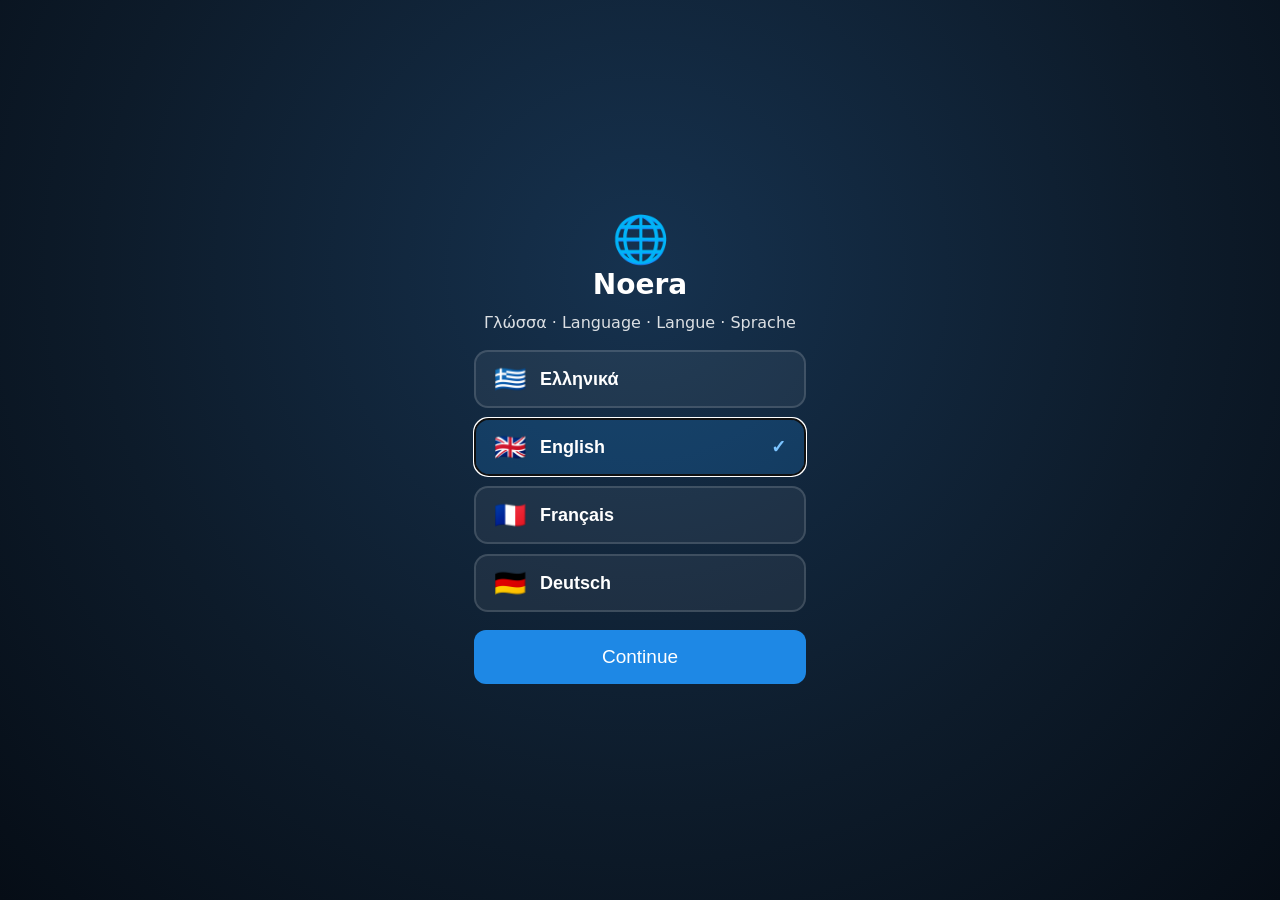
<file: index.html>
<!doctype html>
<html lang="el">
<head>
<meta charset="utf-8">
<script>/* v27: language before first paint — no saved language = first-run picker */try{var L=localStorage.getItem("ar-names-lang");if(L==="el"||L==="en"||L==="fr"||L==="de"){document.documentElement.lang=L}else{document.documentElement.className+=" need-lang"}/* v30: maybe the welcome -> keep the start card hidden until decided */if(!localStorage.getItem("ar-names-welcomed")&&localStorage.getItem("ar-names-cam-ok")!=="1"){document.documentElement.className+=" wel-check"}}catch(e){}</script>
<script src="coi-serviceworker.js"></script>
<meta name="viewport" content="width=device-width, initial-scale=1, viewport-fit=cover, user-scalable=no">
<meta name="theme-color" content="#0d1b2a">
<meta name="apple-mobile-web-app-capable" content="yes">
<meta name="apple-mobile-web-app-status-bar-style" content="black-translucent">
<title>Noera</title>
<meta name="application-name" content="Noera">
<meta name="apple-mobile-web-app-title" content="Noera">
<link rel="manifest" href="manifest.webmanifest">
<link rel="icon" href="favicon.ico" sizes="any">
<link rel="icon" type="image/png" sizes="32x32" href="icons/favicon-32.png">
<link rel="apple-touch-icon" sizes="180x180" href="icons/apple-touch-icon.png">
<link rel="stylesheet" href="app.css">
<script type="importmap">
{ "imports": { "three": "./vendor/three/three.module.js", "three/addons/": "./vendor/three/addons/" } }
</script>
</head>
<body>
<div id="stage">
  <video id="video" playsinline webkit-playsinline muted autoplay disablepictureinpicture></video>
  <canvas id="overlay"></canvas>
  <canvas id="guide"></canvas>
  <div id="bubbles"></div>
</div>

<header id="topbar">
  <button id="btnPeople" class="pill" aria-label="Άτομα" data-i18n-aria="top.people">👥 <span id="peopleCount">0</span></button>
  <div id="status" class="pill status" data-i18n="status.loading">Φόρτωση…</div>
  <button id="btnFlip" class="pill" aria-label="Αλλαγή κάμερας" data-i18n-aria="top.flip">🔄</button>
</header>
<div id="hint" class="hint hidden"></div>

<button id="btnEnroll" class="fab" aria-label="Νέο άτομο" data-i18n-aria="fab.newAria" data-i18n="fab.new">＋ Νέο άτομο</button>
<!-- v21: screenshot (camera shutter) -->
<button id="btnShot" class="shutter hidden" type="button" aria-label="Στιγμιότυπο" title="Στιγμιότυπο" data-i18n-aria="shot.title" data-i18n-title="shot.title"><span></span></button>
<div id="flash" aria-hidden="true"></div>
<div id="toast" class="toast" role="status" aria-live="polite"></div>
<!-- v26 iOS Safari (not installed): one small, closable hint; never shown again once closed -->
<div id="iosHint" class="hidden" role="note"><span data-i18n-html="ios.hint">Για πλήρη οθόνη: Κοινοποίηση <span class="ios-share" aria-hidden="true">⬆︎</span> → «Προσθήκη στην αρχική οθόνη»</span><button id="iosHintClose" type="button" aria-label="Κλείσιμο" data-i18n-aria="common.close">✕</button></div>
<!-- v26 iOS: when the share sheet could not open straight after the shutter (no user gesture left), one more tap saves it -->
<button id="shotSave" class="hidden" type="button" data-i18n="shot.save">📥 Αποθήκευση στιγμιότυπου</button>
<button id="updBar" class="hidden" type="button" data-i18n="upd.bar">Νέα έκδοση ✓ — πάτα για ανανέωση</button>
<!-- v24 (server 0.6.0): received hearts / messages (top card) + floating emoji; not part of screenshots -->
<div id="pingCards" aria-live="polite"></div>
<div id="pingFx" aria-hidden="true"></div>
<!-- v24: tap a recognised person -> send a reaction or a short message -->
<div id="pingSheet" class="panel bottom hidden" role="dialog" aria-labelledby="pingTitle">
  <div class="phead"><h3 id="pingTitle" data-i18n="ping.title">Στείλε</h3><button id="pingClose" type="button" class="pill" aria-label="Κλείσιμο" data-i18n-aria="common.close">✕</button></div>
  <div id="pingEmojis" class="ping-emojis"></div>
  <div class="row ping-row"><input id="pingText" type="text" maxlength="80" placeholder="Γράψε κάτι σύντομο…" data-i18n-ph="ping.ph" enterkeyhint="send" autocomplete="off"><button id="pingSend" type="button" class="primary" data-i18n="ping.send">Αποστολή</button></div>
  <p id="pingInfo" class="small"></p>
  <div class="row wrap" id="pingExtra">
    <button id="pingWait" type="button" class="big v34-waiting hidden" data-i18n="wait.leave">Άφησε ένα μήνυμα</button>
    <button id="pingMet" type="button" class="big" data-i18n="mem.where">Πού γνωριστήκαμε</button>
    <button id="pingEm" type="button" class="big hidden" data-i18n="em.open">Κάρτα ανάγκης</button>
  </div>
  <button id="pingMod" type="button" class="linkbtn hidden" data-i18n="mod.open">⋯ Αναφορά / αποκλεισμός</button>
</div>

<!-- v32: report / block one person (from the message sheet or the people list) -->
<div id="modSheet" class="panel bottom hidden" role="dialog" aria-labelledby="modTitle">
  <div class="phead"><h3 id="modTitle">—</h3><button id="modClose" type="button" class="pill" aria-label="Κλείσιμο" data-i18n-aria="common.close">✕</button></div>
  <button id="modBlock" type="button" class="danger wide" data-i18n="mod.block">🚫 Αποκλεισμός</button>
  <p class="small" data-i18n="mod.blockHelp">Δεν θα βλέπει ο ένας τον άλλον, δεν θα αναγνωρίζεστε και δεν θα στέλνετε μηνύματα.</p>
  <h4 data-i18n="mod.reportH">🚩 Αναφορά στον διαχειριστή</h4>
  <div id="modReasons" class="mod-reasons" role="radiogroup">
    <label class="setting check"><input type="radio" name="modReason" value="fake"> <span data-i18n="mod.r.fake">Ψεύτικο προφίλ</span></label>
    <label class="setting check"><input type="radio" name="modReason" value="offensive"> <span data-i18n="mod.r.offensive">Προσβλητικό</span></label>
    <label class="setting check"><input type="radio" name="modReason" value="harass"> <span data-i18n="mod.r.harass">Ενοχλεί</span></label>
    <label class="setting check"><input type="radio" name="modReason" value="other" checked> <span data-i18n="mod.r.other">Κάτι άλλο</span></label>
  </div>
  <input id="modNote" type="text" maxlength="300" placeholder="Λίγα λόγια (προαιρετικά)" data-i18n-ph="mod.notePh" autocomplete="off">
  <label class="setting check"><input id="modAlsoBlock" type="checkbox"> <span data-i18n="mod.alsoBlock">Και αποκλεισμός</span></label>
  <button id="modSend" type="button" class="primary wide" data-i18n="mod.send">🚩 Αποστολή αναφοράς</button>
  <p id="modInfo" class="small" aria-live="polite"></p>
</div>

<!-- Start (needed for camera permission on iOS) -->
<div id="start" class="sheet center">
  <div class="card">
    <img class="start-art" src="tutorial/01-welcome.webp" alt="" width="200" height="214" data-png="tutorial/01-welcome.png">
    <h1>Noera</h1>
    <p id="startIntro" data-i18n="start.intro">Η κάμερα αναγνωρίζει τα άτομα που έχεις καταχωρίσει και δείχνει το όνομά τους σε 3D πάνω από το κεφάλι.</p>
    <p id="privacyNote" class="small" data-i18n="privacy.local">Όλα γίνονται μόνο σε αυτή τη συσκευή. Καμία εικόνα δεν φεύγει από το κινητό.</p>
    <button id="btnStart" class="primary big" disabled>Φόρτωση μοντέλων…</button>
    <button id="startLook" type="button" class="linkbtn hidden" data-i18n="su.look">Μόνο να δω πρώτα</button>
    <button id="startSignIn" type="button" class="linkbtn hidden" data-i18n="acc.welHave">🔐 Έχω ήδη προφίλ — Σύνδεση</button>
    <p id="loadErr" class="err"></p>
    <button id="btnInstall" class="hidden" data-i18n="start.install">📲 Εγκατάσταση του Noera στην αρχική οθόνη</button>
  </div>
</div>

<!-- v44: sign-in screen at the very start (js/gate.js): Google = main, email code = alternative -->
<div id="gate" class="sheet center hidden" role="dialog" aria-modal="true" aria-labelledby="gateTitle">
  <div class="card gate-card">
    <img class="gate-art" src="tutorial/gate-signin.webp" alt="" width="295" height="320" data-png="tutorial/gate-signin.png">
    <h1 id="gateTitle">Noera</h1>
    <p id="gateLead" class="gate-lead" data-i18n="gate.lead">Καλώς ήρθες στο Noera! Συνδέσου για να ξεκινήσεις.</p>
    <p id="gateChecking" class="small" aria-live="polite" data-i18n="gate.checking">Έλεγχος σύνδεσης…</p>
    <div id="gateOff" class="hidden">
      <p id="gateOffMsg" class="err" data-i18n="gate.offline">Δεν μπορώ να συνδεθώ με τον server του Noera. Έλεγξε το ίντερνετ και δοκίμασε ξανά.</p>
      <button id="gateRetry" type="button" class="primary big" data-i18n="gate.retry">↻ Δοκίμασε ξανά</button>
    </div>
    <div id="gateOpts" class="hidden">
      <p id="gateWhy" class="small" data-i18n="gate.why">Έτσι το προφίλ σου είναι δικό σου και επιστρέφει αν αλλάξεις κινητό — χωρίς νέες φωτογραφίες.</p>
      <p id="gateHave" class="small gate-have hidden" data-i18n="gate.have">Έχεις ήδη προφίλ σε αυτό το κινητό: συνδέσου και θα δεθεί με τον λογαριασμό σου. Δεν χάνεις τίποτα.</p>
      <button id="gateGoogle" type="button" class="acc-google big hidden"><span class="acc-g" aria-hidden="true">G</span> <span data-i18n="acc.google">Σύνδεση με Google</span></button>
      <p id="gateOr" class="acc-or hidden" data-i18n="acc.or">ή</p>
      <button id="gateEmailShow" type="button" class="big hidden" data-i18n="gate.email">✉️ Σύνδεση με email</button>
      <div id="gateEmailBox" class="hidden">
        <div id="gateEmailStep">
          <label class="setting"><span data-i18n="acc.emailLabel">Σύνδεση με email</span>
            <input id="gEmail" type="email" inputmode="email" autocomplete="email" autocapitalize="off" spellcheck="false" placeholder="το email σου" data-i18n-ph="acc.emailPh"></label>
          <button id="gSend" type="button" class="primary wide" data-i18n="acc.send">✉️ Στείλε μου κωδικό</button>
        </div>
        <div id="gateCodeStep" class="hidden">
          <label class="setting"><span data-i18n="acc.codeLabel">Ο κωδικός από το email</span>
            <input id="gCode" type="text" inputmode="numeric" autocomplete="one-time-code" maxlength="8" placeholder="123456"></label>
          <button id="gVerify" type="button" class="primary wide" data-i18n="acc.verify">Σύνδεση</button>
          <div class="row gate-links"><button id="gResend" type="button" class="linkbtn" data-i18n="acc.resend">Δεν ήρθε; Στείλε ξανά</button><button id="gOther" type="button" class="linkbtn" data-i18n="gate.otherEmail">Άλλο email</button></div>
        </div>
      </div>
      <button id="gateBack" type="button" class="linkbtn hidden" data-i18n="gate.back">‹ Πίσω</button>
    </div>
    <p id="gateMsg" class="small acc-msg" aria-live="polite"></p>
    <p class="small"><a href="privacy.html" target="_blank" rel="noopener" data-i18n="pv.webLink">📄 Πολιτική απορρήτου στον ιστό</a></p>
  </div>
</div>

<!-- Enroll -->
<div id="enOval" class="hidden" aria-hidden="true"></div>
<div id="enroll" class="panel bottom hidden">
  <div id="enGuide" class="en-guide hidden">
    <img class="en-art" src="tutorial/02-photos.webp" alt="" width="80" height="84" data-png="tutorial/02-photos.png">
    <div class="en-guide-txt">
      <b data-i18n="su.g1t">Βήμα 1 από 4 · Όνομα και φωτογραφίες</b>
      <span data-i18n="su.g1b">Γράψε το όνομά σου, κράτα καλό φως στο πρόσωπο (χωρίς γυαλιά ηλίου ή μάσκα) και πάτα ▶. Θέλει περίπου 1 λεπτό.</span>
    </div>
  </div>
  <div class="row">
    <input id="enName" type="text" placeholder="Όνομα (π.χ. Μαρία)" data-i18n-ph="en.namePh" maxlength="40" autocomplete="off">
  </div>
  <div id="enSrv" class="hidden">
    <label class="setting check"><input id="enToSrv" type="checkbox"> <span data-i18n="en.toSrv">☁️ Καταχώριση του εαυτού μου στο δίκτυο</span></label>
    <div id="enSrvFields">
      <textarea id="enSrvMsg" rows="2" maxlength="300" placeholder="Μήνυμα που θα φαίνεται πάνω από το όνομά σου (προαιρετικό)" data-i18n-ph="en.srvMsgPh"></textarea>
      <label class="setting check"><input id="enSrvFamily" type="checkbox"> <span data-i18n="en.srvFamily">Να βλέπουν το μήνυμά μου όλοι</span></label>
      <button id="enSignIn" type="button" class="linkbtn hidden" data-i18n="acc.enHave">🔐 Έχεις ήδη προφίλ από άλλο κινητό; Σύνδεση</button>
      <input id="enFamKey" type="password" placeholder="Κλειδί πρόσβασης" data-i18n-ph="en.keyPh" autocomplete="off">
      <p id="enInviteHint" class="small hidden" data-i18n="en.inviteHint">🎟 Εδώ γράφονται νέοι μόνο με πρόσκληση.</p>
      <input id="enInvite" class="hidden" type="text" maxlength="40" placeholder="Κωδικός πρόσκλησης" data-i18n-ph="en.invitePh" autocomplete="off" autocapitalize="characters" spellcheck="false">
    </div>
  </div>
  <div id="enMsg" class="msg" aria-live="polite">Βάλε όνομα και κοίτα την κάμερα.</div>
  <div id="enSteps" class="steps"></div>
  <div id="enThumbs" class="thumbs"></div>
  <div class="row cap-only"><span id="enCapInfo" class="small"></span><button id="enStop" type="button" data-i18n="en.stop">⏹ Διακοπή</button></div>
  <div class="row wrap">
    <button id="enAuto" class="primary" data-i18n="en.auto">▶ Αυτόματη λήψη (γωνίες)</button>
    <button id="enOne" data-i18n="en.one">📸 Μία λήψη</button>
    <label class="btn"><span data-i18n="en.file">🖼️ Από φωτογραφία</span><input id="enFile" type="file" accept="image/*" multiple hidden></label>
  </div>
  <div class="row">
    <button id="enCancel" data-i18n="en.cancel">Άκυρο</button>
    <button id="enSave" class="primary" disabled data-i18n="en.save">💾 Αποθήκευση</button>
  </div>
</div>

<!-- People & settings — v29: a short main menu (big rows: icon + title + one line) that opens sub-pages with «‹ Πίσω».
     Every control keeps its id and behaviour; technical things live under «Για προχωρημένους». -->
<div id="people" class="panel full hidden" data-page="main">
  <div class="phead set-head">
    <button id="pBack" type="button" class="set-back hidden" data-i18n="set.back">‹ Πίσω</button>
    <h2 id="setTitle" data-i18n="set.title">Ρυθμίσεις</h2>
    <h2 id="subTitle" class="hidden"></h2>
    <button id="pClose" class="pill" aria-label="Κλείσιμο" data-i18n-aria="common.close">✕</button>
  </div>
  <p id="advNote" class="small hidden"></p>
  <div id="setBody" class="set-body">

  <!-- main menu -->
  <section class="spage on" data-page="main">
    <p id="famCount" class="small hidden"></p>
    <nav class="smenu">
      <button type="button" class="srow" data-go="people"><span class="sico" aria-hidden="true">👥</span><span class="stxt"><b data-i18n="m.people">Άτομα</b><small id="mPeopleSub" data-i18n="m.peopleSub">Ποιους αναγνωρίζει η κάμερα</small></span><span class="schev" aria-hidden="true">›</span></button>
      <button type="button" class="srow" data-go="profile"><span class="sico" aria-hidden="true">👤</span><span class="stxt"><b data-i18n="m.profile">Το προφίλ μου</b><small data-i18n="m.profileSub">Το όνομα και τα μηνύματά μου</small></span><span class="schev" aria-hidden="true">›</span></button>
      <button type="button" class="srow" data-go="account"><span class="sico" aria-hidden="true">🔐</span><span class="stxt"><b data-i18n="m.account">Λογαριασμός</b><small data-i18n="m.accountSub">Σύνδεση με Google ή email, για να μη χάσεις το προφίλ σου</small></span><span class="schev" aria-hidden="true">›</span></button>
      <button type="button" class="srow" data-go="look"><span class="sico" aria-hidden="true">🎨</span><span class="stxt"><b data-i18n="m.look">Εμφάνιση και ήχος</b><small data-i18n="m.lookSub">Γράμματα, 3D αντικείμενο, ήχος</small></span><span class="schev" aria-hidden="true">›</span></button>
      <button type="button" class="srow" data-go="who"><span class="sico" aria-hidden="true">👁️</span><span class="stxt"><b data-i18n="m.who">Ποιος με βλέπει</b><small data-i18n="m.whoSub">Όλοι ή μόνο οι ομάδες μου</small></span><span class="schev" aria-hidden="true">›</span></button>
      <button type="button" class="srow" data-go="pings"><span class="sico" aria-hidden="true">💌</span><span class="stxt"><b data-i18n="m.pings">Μηνύματα</b><small data-i18n="m.pingsSub">Καρδιές και σύντομα μηνύματα από άλλους</small></span><span class="schev" aria-hidden="true">›</span></button>
      <button type="button" class="srow" data-go="lang"><span class="sico" aria-hidden="true">🌐</span><span class="stxt"><b data-i18n="m.lang">Γλώσσα</b><small id="mLangSub">Ελληνικά</small></span><span class="schev" aria-hidden="true">›</span></button>
      <button type="button" class="srow" data-go="privacy"><span class="sico" aria-hidden="true">🛡️</span><span class="stxt"><b data-i18n="m.priv">Απόρρητο και ασφάλεια</b><small data-i18n="m.privSub">πολιτική, συγκατάθεση, αποκλεισμοί, διαγραφή</small></span><span class="schev" aria-hidden="true">›</span></button>
      <button type="button" class="srow" data-go="adv"><span class="sico" aria-hidden="true">🔧</span><span class="stxt"><b data-i18n="m.adv">Για προχωρημένους</b><small data-i18n="m.advSub">Αναγνώριση, αντίγραφο ασφαλείας, επαναφορά</small></span><span class="schev" aria-hidden="true">›</span></button>
      <button type="button" class="srow" data-go="events"><span class="sico" aria-hidden="true">🎫</span><span class="stxt"><b data-i18n="m.events">Εκδηλώσεις</b><small data-i18n="m.eventsSub">Φτιάξε ή μπες με κωδικό / QR</small></span><span class="schev" aria-hidden="true">›</span></button>
      <button type="button" class="srow" data-go="ach"><span class="sico" aria-hidden="true">🏅</span><span class="stxt"><b data-i18n="m.ach">Τα επιτεύγματά μου</b><small data-i18n="m.achSub">Σήματα που κέρδισες</small></span><span class="schev" aria-hidden="true">›</span></button>
      <button type="button" class="srow" data-go="safety"><span class="sico" aria-hidden="true">🆘</span><span class="stxt"><b data-i18n="m.safety">Χαμένο άτομο</b><small data-i18n="m.safetySub">Προφίλ ασφαλείας, αν χαθεί κάποιος</small></span><span class="schev" aria-hidden="true">›</span></button>
      <button type="button" class="srow" data-go="a11y"><span class="sico" aria-hidden="true">♿</span><span class="stxt"><b data-i18n="m.a11y">Εύκολη χρήση</b><small data-i18n="m.a11ySub">Φωνή, μεγάλα γράμματα, αντίθεση</small></span><span class="schev" aria-hidden="true">›</span></button>
      <button type="button" class="srow" data-go="tutorial"><span class="sico" aria-hidden="true">📘</span><span class="stxt"><b data-i18n="m.tutorial">Οδηγός</b><small data-i18n="m.tutorialSub">Πώς δουλεύουν όλα, βήμα-βήμα</small></span><span class="schev" aria-hidden="true">›</span></button>
      <a class="srow" href="guide.html" target="_blank" rel="noopener"><span class="sico" aria-hidden="true">📖</span><span class="stxt"><b data-i18n="guide.webLink">Πλήρης οδηγός χρήσης</b><small data-i18n="guide.webSub">Απλά, στα ελληνικά, με εικόνες</small></span><span class="schev" aria-hidden="true">›</span></a>
      <button type="button" class="srow" data-go="help"><span class="sico" aria-hidden="true">❓</span><span class="stxt"><b data-i18n="m.help">Οδηγός και βοήθεια</b><small data-i18n="m.helpSub">Οδηγίες, ερωτήσεις, εγκατάσταση</small></span><span class="schev" aria-hidden="true">›</span></button>
    </nav>
  </section>

  <!-- 👥 people -->
  <section class="spage" data-page="people">
    <ul id="pList"></ul>
    <p id="pEmpty" class="small" data-i18n="p.empty">Δεν υπάρχουν καταχωρισμένα άτομα.</p>
    <button id="pAddNew" class="hidden primary big" type="button" data-i18n="set.addNew">＋ Προσθήκη νέου προφίλ</button>
    <p class="small" data-i18n="set.consent">Καταχώριζε μόνο άτομα που συμφωνούν. Όσα άτομα δεν έχουν ☁️ μένουν μόνο σε αυτή τη συσκευή.</p>
  </section>

  <!-- 👤 my profile: what the others see above my head (name, messages) -->
  <section class="spage" data-page="profile">
    <p id="srvInfo" class="small"></p>
    <div class="me-only">
      <button id="profSetup" type="button" class="wide" data-i18n="su.rerun">🪄 Οδηγός βήμα-βήμα: αντικείμενο και μήνυμα</button>
      <h3 id="dispTitle">Τι βλέπουν οι άλλοι πάνω από το κεφάλι μου</h3>
      <p id="dispHint" class="small disp-only" data-i18n="disp.hint1">Διάλεξε ένα από τα τρία.</p>
      <div class="scard">
        <label class="setting check combo-only"><input type="checkbox" class="dispItem" value="name"> <span data-i18n="disp.name">🏷️ Όνομα</span></label>
        <label class="setting check disp-only"><input type="checkbox" class="dispItem" value="message1"> <span data-i18n="disp.m1">💬 Σχόλιο / Μήνυμα 1</span></label>
        <textarea id="srvMsg" rows="2" maxlength="300" placeholder="Μήνυμα που φαίνεται πάνω από το κεφάλι σου" data-i18n-ph="disp.msgPh"></textarea>
        <div class="msg-hist hidden" data-for="srvMsg"></div>
        <label class="setting check disp-only"><input type="checkbox" class="dispItem" value="message2"> <span data-i18n="disp.m2">💬 Μήνυμα 2</span></label>
        <textarea id="srvMsg2" class="disp-only" rows="2" maxlength="300" placeholder="Ένα δεύτερο μήνυμα (π.χ. για άλλη περίσταση)" data-i18n-ph="disp.msg2Ph"></textarea>
        <div class="msg-hist hidden" data-for="srvMsg2"></div>
      </div>
      <p class="small disp-only" data-i18n="look.moreHint">Γράμματα, μέγεθος και 3D αντικείμενο: «Εμφάνιση και ήχος».</p>
      <p id="srvDispOld" class="small adv-only hidden" data-i18n="srv.old03">⚠️ Χρειάζεται ενημέρωση server (0.3.0) για «Μήνυμα 2» και 3D αντικείμενα — τώρα φαίνεται μόνο το μήνυμα.</p>
      <div class="row"><button id="srvMsgSave" class="primary big" data-i18n="common.save">💾 Αποθήκευση</button></div>
      <div class="v34-emergency scard" id="emBox">
        <h3 data-i18n="em.title">Κάρτα έκτακτης ανάγκης</h3>
        <p class="small" data-i18n="em.hint">Προαιρετικό, κλειστό από προεπιλογή. Π.χ. «Διαβητικός, αλλεργία στην πενικιλίνη, τηλ. επαφής…»</p>
        <textarea id="emCard" rows="3" maxlength="280" data-i18n-ph="em.ph" placeholder="Σύντομες ιατρικές πληροφορίες"></textarea>
        <label class="setting check"><input type="radio" name="emVis" value="off" checked> <span data-i18n="em.off">Κανείς (κλειστή)</span></label>
        <label class="setting check"><input type="radio" name="emVis" value="everyone"> <span data-i18n="em.all">Όσοι με βλέπουν</span></label>
        <label class="setting check"><input type="radio" name="emVis" value="emergency"> <span data-i18n="em.emerg">Μόνο αν κάποιος έχει ανοίξει τη λειτουργία «Βοηθώ σε ανάγκη»</span></label>
        <div class="row"><button id="emSave" type="button" class="primary big" data-i18n="common.save">💾 Αποθήκευση</button></div>
      </div>
    </div>
    <p class="small" data-i18n="srv.about">Με το online προφίλ, η αναγνώριση γίνεται από κοινό server: ο καθένας καταχωρίζει μόνο τον εαυτό του και διαλέγει ποιος βλέπει το μήνυμά του. Για την αναγνώριση στέλνεται μόνο ένα αριθμητικό αποτύπωμα του προσώπου, όχι εικόνα· στην καταχώριση στέλνονται οι φωτογραφίες σου.</p>
  </section>

  <!-- 🔐 v37 account: sign in with Google (main) or an email code; restores the profile on a new phone -->
  <section class="spage" data-page="account" id="accPage">
    <p id="accLead" class="acc-lead"></p>
    <p id="accOff" class="small hidden"></p>
    <div id="accIn" class="scard hidden">
      <picture class="acc-art">
        <source type="image/webp" srcset="tutorial/t-account-restore.webp">
        <img src="tutorial/t-account-restore.png" alt="" width="240" height="258">
      </picture>
      <p id="accWho" class="acc-who"></p>
      <p class="small" data-i18n="acc.inNote">Σε νέο κινητό ή μετά από επανεγκατάσταση: Ρυθμίσεις → Λογαριασμός → σύνδεση με τον ίδιο τρόπο. Όλα επιστρέφουν χωρίς νέες φωτογραφίες.</p>
      <button id="accUnlink" type="button" class="wide" data-i18n="acc.unlink">Αφαίρεση σύνδεσης λογαριασμού</button>
    </div>
    <div id="accOut" class="hidden">
      <picture class="acc-art">
        <source type="image/webp" srcset="tutorial/t-account-signin.webp">
        <img src="tutorial/t-account-signin.png" alt="" width="240" height="258">
      </picture>
      <button id="accGoogle" type="button" class="acc-google big hidden"><span class="acc-g" aria-hidden="true">G</span> <span data-i18n="acc.google">Σύνδεση με Google</span></button>
      <p id="accOr" class="acc-or hidden" data-i18n="acc.or">ή</p>
      <div id="accEmailBox" class="scard hidden">
        <label class="setting"><span data-i18n="acc.emailLabel">Σύνδεση με email</span>
          <input id="accEmail" type="email" inputmode="email" autocomplete="email" autocapitalize="off" spellcheck="false" placeholder="το email σου" data-i18n-ph="acc.emailPh"></label>
        <button id="accSend" type="button" class="primary wide" data-i18n="acc.send">✉️ Στείλε μου κωδικό</button>
        <div id="accCodeBox" class="hidden">
          <label class="setting"><span data-i18n="acc.codeLabel">Ο κωδικός από το email</span>
            <input id="accCode" type="text" inputmode="numeric" autocomplete="one-time-code" maxlength="8" placeholder="123456"></label>
          <button id="accVerify" type="button" class="primary wide" data-i18n="acc.verify">Σύνδεση</button>
          <button id="accResend" type="button" class="linkbtn" data-i18n="acc.resend">Δεν ήρθε; Στείλε ξανά</button>
        </div>
      </div>
    </div>
    <p id="accMsg" class="small acc-msg" aria-live="polite"></p>
    <p class="small" data-i18n="acc.privacy">Κρατάμε μόνο το email σου, για να σε αναγνωρίζουμε όταν συνδέεσαι. Δεν βλέπουμε τον κωδικό σου στο Google. Αν διαγράψεις το προφίλ σου, σβήνεται κι αυτό.</p>
    <p class="small"><a href="guide.html" target="_blank" rel="noopener" data-i18n="guide.webLink">📖 Πλήρης οδηγός χρήσης</a></p>
    <p class="small"><a href="privacy.html" target="_blank" rel="noopener" data-i18n="pv.webLink">📄 Πολιτική απορρήτου στον ιστό</a></p>
  </section>

  <!-- 🎨 look & sound: my screen (sound, «?») + how my name looks to the others (style, 3D object, sizes) -->
  <section class="spage" data-page="look">
    <!-- v31: live preview; v46: the caption sits above the image so it never covers the name -->
    <div class="look-prev-wrap">
      <p class="lp-cap" data-i18n="look.prevTag">👁️ Προεπισκόπηση — έτσι θα φαίνεται</p>
      <div id="lookPrev" role="img" aria-label="Προεπισκόπηση: έτσι θα φαίνεται στην κάμερα" data-i18n-aria="look.prevAria">
        <canvas class="lp-bg" aria-hidden="true"></canvas>
        <div class="lp-layer" aria-hidden="true"></div>
      </div>
    </div>
    <h3 data-i18n="look.mine">📱 Στην οθόνη μου</h3>
    <div class="scard">
      <label class="setting check"><input id="optSound" type="checkbox"> <span data-i18n="set.sound">🔔 Ήχος αναγνώρισης</span></label>
      <button id="lookTest" type="button" class="look-test" data-i18n="look.test">▶ Δοκιμή ήχου</button>
      <label class="setting check"><input id="optUnknown" type="checkbox"> <span data-i18n="set.unknown">Δείξε «?» σε άγνωστα πρόσωπα</span></label>
    </div>
    <div class="me-only disp-only">
      <h3 data-i18n="look.head">🙂 Πάνω από το κεφάλι μου (το βλέπουν οι άλλοι)</h3>
      <div id="styleBox" class="styles-only hidden scard">
        <p class="small" data-i18n="sty.title">✨ Στυλ γραμμάτων του ονόματος</p>
        <div id="stylePick" role="radiogroup" aria-label="Στυλ γραμμάτων" data-i18n-aria="sty.aria">
          <button type="button" role="radio" data-style="bold"><span class="sty-demo sty-bold" data-i18n="sty.demo">Αα</span><span data-i18n="sty.bold">Τολμηρό</span></button>
          <button type="button" role="radio" data-style="curved"><span class="sty-demo sty-curved" data-i18n="sty.demo">Αα</span><span data-i18n="sty.curved">Καμπυλωτό</span></button>
          <button type="button" role="radio" data-style="soft"><span class="sty-demo sty-soft" data-i18n="sty.demo">Αα</span><span data-i18n="sty.soft">Ήπιο</span></button>
        </div>
      </div>
      <div class="scard">
        <p id="dispHint2" class="small disp-only"></p>
        <label class="setting check disp-only"><input type="checkbox" class="dispItem" value="object3d"> <span data-i18n="disp.obj">🧸 3D αντικείμενο</span></label>
        <div id="objBox" class="disp-only"><div id="objPick"></div></div>
      </div>
      <div id="sizeBox" class="sizes-only scard">
        <label class="size"><span data-i18n="sz.name">Μέγεθος ονόματος</span><input id="szName" type="range" min="0.5" max="2" step="0.1" value="1"><output>×1.0</output></label>
        <label class="size"><span data-i18n="sz.text">Μέγεθος σχολίου</span><input id="szText" type="range" min="0.5" max="2" step="0.1" value="1"><output>×1.0</output></label>
        <label class="size"><span data-i18n="sz.obj">Μέγεθος αντικειμένου</span><input id="szObj" type="range" min="0.5" max="2" step="0.1" value="1"><output>×1.0</output></label>
      </div>
      <div id="filtBox" class="scard filt-only">
        <p class="small" data-i18n="filt.title">✨ Αστείο φίλτρο πάνω από το όνομα</p>
        <p id="filtSeason" class="small filt-season hidden"></p>
        <div id="filtPick" role="radiogroup" aria-label="Φίλτρο" data-i18n-aria="filt.aria"></div>
      </div>
      <div class="row"><button id="srvMsgSave2" type="button" class="primary big" data-i18n="common.save">💾 Αποθήκευση</button></div>
    </div>
  </section>

  <!-- 👁️ who sees me (server 0.5.0: everyone / my groups) -->
  <section class="spage" data-page="who">
    <!-- v14: old «Ποιος με βλέπει» list hidden for now (logic kept; visibility unchanged) -->
    <div id="srvVisBox" class="hidden me-only">
      <label class="setting check"><input id="srvFamily" type="checkbox"> <span data-i18n="vis.all">Όλοι</span></label>
      <ul id="srvMembers"></ul>
      <p id="srvMembersNote" class="small" data-i18n="srv.membersNoteAdv">Όποιος δεν έχει άδεια σε βλέπει σαν άγνωστο πρόσωπο.</p>
    </div>
    <div id="srvPrivBox" class="groups-only hidden me-only">
      <div class="scard">
        <label class="setting check"><input type="radio" name="privMode" id="privAll" value="everyone"> <span data-i18n="vis.allE">🌍 Όλοι</span></label>
        <label class="setting check"><input type="radio" name="privMode" id="privGroups" value="groups"> <span data-i18n="vis.groups">👥 Μόνο οι ομάδες που διαλέγω</span></label>
        <p id="privNote" class="small"></p>
      </div>
      <h4 data-i18n="grp.mine">Οι ομάδες μου</h4>
      <ul id="grpMine" class="grp-list"></ul>
      <h4 data-i18n="grp.find">Βρες ομάδα</h4>
      <input id="grpSearch" type="search" maxlength="40" placeholder="Γράψε όνομα ομάδας…" data-i18n-ph="grp.searchPh" autocomplete="off">
      <ul id="grpResults" class="grp-list"></ul>
      <h4 data-i18n="grp.new">Νέα ομάδα</h4>
      <div class="row"><input id="grpNewName" type="text" maxlength="40" placeholder="Όνομα νέας ομάδας" data-i18n-ph="grp.newPh" autocomplete="off"><button id="grpCreate" type="button" data-i18n="grp.create">＋ Δημιουργία</button></div>
      <p id="grpInfo" class="small"></p>
    </div>
  </section>

  <!-- 🎫 events (server 0.8.0) -->
  <section class="spage" data-page="events">
    <div id="evtBox" class="events-only me-only">
      <div class="scard">
        <h3 data-i18n="evt.createTitle">Φτιάξε εκδήλωση</h3>
        <p class="small" data-i18n="evt.createHint">Όσοι μπουν με τον κωδικό ή το QR βλέπουν τα ονόματα μεταξύ τους.</p>
        <input id="evtName" type="text" maxlength="40" placeholder="Όνομα εκδήλωσης" data-i18n-ph="evt.namePh" autocomplete="off">
        <button id="evtCreate" type="button" class="primary big" data-i18n="evt.create">＋ Φτιάξε εκδήλωση</button>
      </div>
      <div class="scard">
        <h3 data-i18n="evt.joinTitle">Μπες με κωδικό ή QR</h3>
        <input id="evtCode" type="text" maxlength="16" placeholder="Κωδικός" data-i18n-ph="evt.codePh" autocomplete="off" autocapitalize="characters">
        <div class="row evt-row">
          <button id="evtJoin" type="button" class="primary big" data-i18n="evt.join">Μπες</button>
          <button id="evtScan" type="button" class="big" data-i18n="evt.scan">📷 Σάρωση QR</button>
        </div>
        <p class="small" data-i18n="evt.scanHint">Αν η σάρωση δεν δουλεύει, γράψε απλά τον κωδικό.</p>
      </div>
      <div id="evtShare" class="scard hidden">
        <h3 id="evtShareTitle"></h3>
        <p id="evtShareCode" class="evt-code"></p>
        <img id="evtQr" alt="QR" class="evt-qr hidden">
        <div class="row evt-row">
          <button id="evtCopy" type="button" class="big" data-i18n="evt.copy">📋 Αντιγραφή συνδέσμου</button>
          <button id="evtShareBtn" type="button" class="primary big" data-i18n="evt.share">📤 Κοινοποίηση</button>
        </div>
      </div>
      <h4 data-i18n="evt.mine">Οι εκδηλώσεις μου</h4>
      <ul id="evtMine" class="grp-list"></ul>
      <div class="scard">
        <label class="setting check"><input id="evtLbOpt" type="checkbox"> <span data-i18n="evt.lbOpt">Συμμετοχή στον πίνακα χαιρετισμών (προαιρετικό)</span></label>
        <p class="small" data-i18n="evt.lbHint">Μόνο αν το ενεργοποιήσεις. Μπορείς να το κλείσεις όποτε θέλεις. Σέβεται αποκλεισμούς.</p>
        <div id="evtLbBox" class="hidden">
          <select id="evtLbGroup" aria-label="Εκδήλωση"></select>
          <ul id="evtLbList" class="grp-list"></ul>
        </div>
      </div>
      <p id="evtInfo" class="small"></p>
    </div>
    <p id="evtNeed" class="small" data-i18n="evt.needServer">Οι εκδηλώσεις χρειάζονται σύνδεση με τον server (έκδοση 0.8.0+).</p>
  </section>

  <!-- 🏅 achievements (local) -->
  <section class="spage" data-page="ach">
    <p class="small" data-i18n="ach.intro">Σήματα που κερδίζεις ήσυχα — χωρίς πίεση. Μένουν σε αυτό το κινητό.</p>
    <p id="achStats" class="small"></p>
    <ul id="achList" class="ach-list"></ul>
  </section>

  <!-- 💌 messages (server 0.6.0) -->
  <section class="spage" data-page="pings">
    <div id="pingBox" class="pings-only hidden me-only scard">
      <label class="setting check"><input id="srvPings" type="checkbox"> <span data-i18n="pings.accept">Δέχομαι μηνύματα</span></label>
      <p class="small" data-i18n="pings.about">Όσοι σε βλέπουν στην κάμερα μπορούν να σε πατήσουν και να σου στείλουν μια καρδιά ❤️, ένα 👋 ή ένα σύντομο μήνυμα. Εμφανίζεται για λίγα δευτερόλεπτα στην οθόνη σου.</p>
    </div>
    <div id="waitBox" class="v34-waiting hidden me-only">
      <h3 data-i18n="wait.mine">Μηνύματα που περιμένουν</h3>
      <div id="waitList"></div>
      <p id="waitEmpty" class="small" data-i18n="wait.empty">Κανένα μήνυμα σε αναμονή.</p>
    </div>
  </section>

  
  <!-- v34: missing person -->
  <section class="spage" data-page="safety">
    <p class="pilot" data-i18n="saf.pilot">Αυτό είναι δοκιμαστικό (πιλοτικό). Σε πραγματικό κίνδυνο κάλεσε αμέσως το 100 ή το 112.</p>
    <p class="small" data-i18n="saf.intro">Φτιάξε από πριν ένα προφίλ ασφαλείας για ένα ευάλωτο άτομο (π.χ. παππού με άνοια). Μένει ανενεργό. Αν χαθεί, ζητάς έγκριση από τον διαχειριστή — μέχρι τότε δεν το βλέπει κανείς.</p>
    <p id="safNeed" class="small" data-i18n="saf.needServer">Χρειάζεται σύνδεση με τον server της οικογένειας (έκδοση 0.9.0+).</p>
    <button id="safCreate" type="button" class="primary big hidden" data-i18n="saf.create">＋ Νέο προφίλ ασφαλείας</button>
    <div id="safForm" class="scard hidden">
      <input id="safName" type="text" maxlength="80" data-i18n-ph="saf.namePh" placeholder="Όνομα (π.χ. Παππούς Γιάννης)" autocomplete="off">
      <textarea id="safMsg" rows="3" maxlength="200" data-i18n-ph="saf.msgPh" placeholder="Μήνυμα"></textarea>
      <p class="small" data-i18n="saf.msgHint">Μόνο αυτό το μήνυμα εμφανίζεται. Μην γράφεις διεύθυνση ή άλλα προσωπικά στοιχεία.</p>
      <label class="setting check"><input id="safConsentSelf" type="checkbox"> <span data-i18n="saf.consentSelf">Το άτομο συμφώνησε</span></label>
      <label class="setting check"><input id="safConsentGuard" type="checkbox"> <span data-i18n="saf.consentGuard">Είμαι κηδεμόνας ή στενός συγγενής</span></label>
      <textarea id="safConsentNote" rows="2" maxlength="300" data-i18n-ph="saf.consentNotePh" placeholder="Σύντομη δήλωση"></textarea>
      <label class="setting"><span data-i18n="saf.days">Αυτόματη λήξη μετά από (ημέρες)</span>
        <input id="safDays" type="number" min="1" max="30" value="7"></label>
      <div class="row"><button id="safFormCancel" type="button" class="big" data-i18n="saf.cancel">Άκυρο</button>
        <button id="safFormGo" type="button" class="primary big" data-i18n="saf.nextPhoto">Συνέχεια στη φωτογράφιση</button></div>
    </div>
    <div id="safList"></div>
    <p id="safEmpty" class="small" data-i18n="saf.empty">Δεν έχεις προφίλ ασφαλείας ακόμα.</p>
  </section>

  <!-- v34: accessibility -->
  <section class="spage" data-page="a11y">
    <div class="scard">
      <label class="setting check"><input id="a11yCare" type="checkbox"> <span data-i18n="a11y.care">Εμφάνιση για φροντιστή</span></label>
      <p class="small" data-i18n="a11y.careHint">Ανοίγει μαζί φωνή, μεγάλα γράμματα και υψηλή αντίθεση. Μπορείς να τα κλείσεις όποτε θέλεις.</p>
    </div>
    <div class="scard">
      <label class="setting check"><input id="a11ySpeak" type="checkbox"> <span data-i18n="a11y.speak">Εκφώνηση ονομάτων</span></label>
      <p class="small" data-i18n="a11y.speakHint">Λέει π.χ. «Αυτή είναι η Μαρία» στη γλώσσα που διάλεξες.</p>
      <label class="setting check"><input id="a11yLarge" type="checkbox"> <span data-i18n="a11y.large">Μεγάλα γράμματα</span></label>
      <label class="setting check"><input id="a11yContrast" type="checkbox"> <span data-i18n="a11y.contrast">Υψηλή αντίθεση</span></label>
    </div>
    <div class="scard v34-emergency">
      <label class="setting check"><input id="emMode" type="checkbox"> <span data-i18n="em.mode">Βοηθώ σε έκτακτη ανάγκη</span></label>
      <p class="small" data-i18n="em.modeHint">Αν το ανοίξεις, βλέπεις κάρτες που οι άλλοι έχουν ορίσει «μόνο σε ανάγκη».</p>
    </div>
  </section>

<!-- 🌐 language -->
  <section class="spage" data-page="lang">
    <div class="lang-list set-langs" role="radiogroup">
      <button type="button" class="set-lang" role="radio" data-lang="el"><span class="lang-flag">🇬🇷</span><span>Ελληνικά</span></button>
      <button type="button" class="set-lang" role="radio" data-lang="en"><span class="lang-flag">🇬🇧</span><span>English</span></button>
      <button type="button" class="set-lang" role="radio" data-lang="fr"><span class="lang-flag">🇫🇷</span><span>Français</span></button>
      <button type="button" class="set-lang" role="radio" data-lang="de"><span class="lang-flag">🇩🇪</span><span>Deutsch</span></button>
    </div>
    <label class="setting lang-row sr-only"><span data-i18n="set.lang">🌐 Γλώσσα</span>
      <select id="optLang"><option value="el">🇬🇷 Ελληνικά</option><option value="en">🇬🇧 English</option><option value="fr">🇫🇷 Français</option><option value="de">🇩🇪 Deutsch</option></select></label>
  </section>

  <!-- 🛡️ v32: privacy and safety -->
  <section class="spage" data-page="privacy">
    <div class="scard">
      <button id="prPolicy" type="button" class="wide" data-i18n="pv.open">📄 Πολιτική απορρήτου</button>
      <a id="prWeb" class="btn wide" href="privacy.html" target="_blank" rel="noopener" data-i18n="pv.webLink">📄 Πολιτική απορρήτου στον ιστό</a>
    </div>
    <h3 data-i18n="pr.consentH">Συγκατάθεση</h3>
    <div class="scard"><p id="prConsent" class="small"></p><button id="prAgree" type="button" class="primary wide hidden" data-i18n="pr.agreeNow">Συμφωνώ τώρα</button></div>
    <div class="me-only">
      <h3 data-i18n="pr.blocksH">🚫 Αποκλεισμένα άτομα</h3>
      <div class="scard"><ul id="prBlocks" class="plain-list"></ul></div>
    </div>
    <h3 data-i18n="pr.delH">🗑️ Διαγραφή</h3>
    <div class="scard"><p class="small" data-i18n="pr.delNote">Σβήνει το προφίλ σου από τον server και όλα τα δεδομένα από αυτή τη συσκευή.</p>
      <button id="prDel" type="button" class="danger wide" data-i18n="pr.delBtn">🗑️ Διαγραφή του προφίλ μου</button></div>
  </section>

  <!-- 🔧 advanced -->
  <section class="spage" data-page="adv">
    <h3 data-i18n="adv.hRecog">🎯 Αναγνώριση</h3>
    <div class="scard">
      <label class="setting"><span data-i18n="set.thr">Αυστηρότητα αναγνώρισης:</span> <b id="thrVal"></b>
        <input id="thr" type="range" min="0.25" max="0.65" step="0.01">
        <span class="small" data-i18n="set.thrHelp">Χαμηλότερη = αναγνωρίζει πιο εύκολα (και από πλάι), αλλά με περισσότερα λάθη. Υψηλότερη = λιγότερα λάθη.</span>
      </label>
      <label class="setting"><span data-i18n="set.range">Εμβέλεια ανίχνευσης:</span>
        <select id="optRange"><option value="384" data-i18n="set.rangeNear">Κοντά (ταχύτερο)</option><option value="512" data-i18n="set.rangeNormal">Κανονική</option><option value="704" data-i18n="set.rangeFar">Μακριά / ομάδες (πιο αργό)</option></select></label>
    </div>
    <h3 data-i18n="adv.hData">💾 Αντίγραφο ασφαλείας</h3>
    <div class="scard">
      <div class="row wrap">
        <button id="pExport" data-i18n="set.export">⬇ Αντίγραφο ασφαλείας</button>
        <label class="btn"><span data-i18n="set.import">⬆ Επαναφορά</span><input id="pImport" type="file" accept="application/json,.json" hidden></label>
      </div>
      <button id="pClear" class="danger wide" data-i18n="set.clear">🗑 Διαγραφή όλων</button>
    </div>
    <h3 data-i18n="adv.hDevice">📱 Αυτή η συσκευή</h3>
    <div class="scard">
      <button id="pResetDevice" class="hidden wide" data-i18n="set.reset">↩️ Αποσύνδεση / επαναφορά αυτής της συσκευής</button>
      <button id="srvDelMe" class="danger wide me-only" data-i18n="srv.delMe">🗑 Διαγραφή του προφίλ μου από τον server</button>
      <p id="appVer" class="small ver"></p>
    </div>
    <div id="srvAdv" class="adv-only">
    <h3 data-i18n="srv.advTitle">🔧 Προχωρημένες ρυθμίσεις (για τον διαχειριστή)</h3>
    <div class="scard">
    <label class="setting"><span data-i18n="srv.url">Διεύθυνση server</span>
      <input id="srvUrl" type="text" inputmode="url" placeholder="κενό = μόνο σε αυτή τη συσκευή" data-i18n-ph="srv.urlPh" autocomplete="off" autocapitalize="off" spellcheck="false"></label>
    <p id="srvUrlNote" class="small"></p>
    <label class="setting"><span data-i18n="srv.token">Το προσωπικό μου token</span>
      <input id="srvToken" type="password" placeholder="Δίνεται μία φορά, όταν καταχωρίζεσαι" data-i18n-ph="srv.tokenPh" autocomplete="off" autocapitalize="off" spellcheck="false"></label>
    <div class="row wrap">
      <button id="srvTest" data-i18n="srv.test">🔌 Έλεγχος σύνδεσης</button>
      <button id="srvDefault" class="hidden" data-i18n="srv.default">↺ Προεπιλεγμένος server</button>
      <button id="srvLogout" data-i18n="srv.logout">Αποσύνδεση</button>
    </div>
    <label class="setting check"><input id="srvOn" type="checkbox"> <span data-i18n="srv.on">Αναγνώριση μέσω server</span></label>
    <p id="srvAdvInfo" class="small"></p>
    </div>
    </div>
  </section>
  </div>
  <!-- marker: «has my server profile» (main.js toggles .hidden; CSS shows .me-only parts while it is not hidden) -->
  <div id="srvMe" class="hidden"></div>
</div>

<!-- v27: first-run language choice (shown when no language is saved yet; nothing else starts before it) -->
<div id="langPick" class="sheet center" role="dialog" aria-labelledby="langPickTitle">
  <div class="card lang-card">
    <div class="lang-globe" aria-hidden="true">🌐</div>
    <h1>Noera</h1>
    <p id="langPickTitle" class="lang-q">Γλώσσα · Language · Langue · Sprache</p>
    <div class="lang-list">
      <button type="button" class="lang-opt" data-lang="el"><span class="lang-flag">🇬🇷</span><span>Ελληνικά</span></button>
      <button type="button" class="lang-opt" data-lang="en"><span class="lang-flag">🇬🇧</span><span>English</span></button>
      <button type="button" class="lang-opt" data-lang="fr"><span class="lang-flag">🇫🇷</span><span>Français</span></button>
      <button type="button" class="lang-opt" data-lang="de"><span class="lang-flag">🇩🇪</span><span>Deutsch</span></button>
    </div>
    <button id="langGo" type="button" class="primary big">Συνέχεια</button>
  </div>
</div>

<!-- v38: guided first-time setup (after the photos): 3D object -> text -> «Έτοιμο». Replaces the old 3-step welcome tour. -->
<div id="setup" class="sheet hidden" role="dialog" aria-modal="true" aria-labelledby="suTitle">
  <div class="wel-card">
    <div class="wel-top">
      <button id="suBack" type="button" class="wel-tbtn" data-i18n="set.back">‹ Πίσω</button>
      <span class="wel-brand"><img src="icons/icon-192.png" alt="" width="40" height="40"><span>Noera</span></span>
      <button id="suLater" type="button" class="wel-tbtn wel-skip" data-i18n="su.later">Αργότερα</button>
    </div>
    <div class="wel-body">
      <section class="wstep on" data-step="obj">
        <img class="su-art" src="tutorial/03-above-head.webp" alt="" width="200" height="196" data-png="tutorial/03-above-head.png">
        <h2 id="suTitle" data-i18n="su.objT">Διάλεξε ένα 3D αντικείμενο</h2>
        <p class="wel-lead" data-i18n="su.objB">Θα φαίνεται πάνω από το κεφάλι σου, δίπλα στο όνομά σου.</p>
        <div id="suObjs" role="radiogroup" aria-label="3D" data-i18n-aria="su.objAria"></div>
      </section>
      <section class="wstep" data-step="msg">
        <img class="su-art" src="tutorial/03-above-head.webp" alt="" width="200" height="196" data-png="tutorial/03-above-head.png">
        <h2 data-i18n="su.msgT">Γράψε ένα μικρό μήνυμα</h2>
        <p class="wel-lead" data-i18n="su.msgB">Θα το διαβάζουν όσοι σε αναγνωρίζουν. Κάτι σύντομο και φιλικό.</p>
        <textarea id="suMsg" rows="2" maxlength="80" placeholder="π.χ. Χαίρομαι που σε βλέπω 😊" data-i18n-ph="su.msgPh"></textarea>
        <div id="suChips" class="su-chips"></div>
      </section>
      <section class="wstep" data-step="done">
        <img class="su-art" src="tutorial/04-ready.webp" alt="" width="180" height="235" data-png="tutorial/04-ready.png">
        <h2 id="suDoneTitle"></h2>
        <ul id="suSummary" class="wel-list"></ul>
        <div id="suPick" class="wel-note hidden" role="radiogroup">
          <p data-i18n="su.pickQ">Πάνω από το κεφάλι χωράνε το όνομά σου και ένα ακόμα πράγμα. Ποιο να φαίνεται;</p>
          <label class="setting check"><input type="radio" name="suPickR" value="object3d" checked> <span data-i18n="su.pickObj">🧸 Το αντικείμενο</span></label>
          <label class="setting check"><input type="radio" name="suPickR" value="message1"> <span data-i18n="su.pickMsg">💬 Το μήνυμα</span></label>
          <label class="setting check" id="suPickBoth"><input type="radio" name="suPickR" value="both"> <span data-i18n="su.pickBoth">✨ Και τα δύο</span></label>
        </div>
        <p class="wel-note small" data-i18n="su.later2">Τα αλλάζεις όποτε θες: Ρυθμίσεις → Το προφίλ μου.</p>
      </section>
    </div>
    <div class="wel-foot">
      <p id="suStepTag" class="su-tag"></p>
      <div class="wel-dots" role="img"><span></span><span></span><span></span><span></span></div>
      <button id="suNext" type="button" class="primary big" data-i18n="wel.next">Συνέχεια</button>
      <button id="suDone" type="button" class="primary big hidden" data-i18n="su.done">✅ Έτοιμο, χρησιμοποίησέ το</button>
      <button id="suSkip" type="button" class="wel-later" data-i18n="su.skip">Παράλειψη αυτού του βήματος</button>
    </div>
  </div>
</div>

<!-- One-time token -->
<div id="tokSheet" class="sheet center hidden">
  <div class="card">
    <h2 data-i18n="tok.title">Το προσωπικό σου token</h2>
    <p data-i18n-html="tok.body">Φαίνεται <b>μόνο αυτή τη φορά</b>. Αποθηκεύτηκε ήδη σε αυτό το κινητό. Κράτα κι ένα αντίγραφο (π.χ. στις σημειώσεις) για να συνδεθείς από άλλη συσκευή.</p>
    <input id="tokVal" type="text" readonly>
    <div class="row"><button id="tokCopy" data-i18n="tok.copy">📋 Αντιγραφή</button><button id="tokOk" class="primary" data-i18n="tok.ok">Εντάξει</button></div>
    <p id="tokCopied" class="small"></p>
  </div>
</div>

<!-- v36: first-meet note — plain text over the camera, auto-hides -->
<div id="meetCard" class="meet-note hidden" role="status" aria-live="polite">
  <p id="meetTitle" class="meet-note-title" data-i18n="meet.title">Γνωριστήκατε!</p>
  <p id="meetNames" class="meet-names"></p>
  <p id="meetDate" class="meet-note-date"></p>
</div>

<!-- v33: badge unlock toast -->
<div id="achToast" class="ach-toast hidden" role="status" aria-live="polite">
  <span class="ach-toast-ico" id="achToastIco">🏅</span>
  <span><b id="achToastTitle"></b><small id="achToastHint"></small></span>
</div>

<!-- v33: full Help (categories + search + FAQ). Quick tour still via welcome. -->
<div id="helpSheet" class="panel full hidden" role="dialog" aria-modal="true" aria-labelledby="helpTitle">
  <div class="phead set-head">
    <h2 id="helpTitle" data-i18n="help.title">Οδηγός και βοήθεια</h2>
    <button id="helpClose" class="pill" type="button" aria-label="Κλείσιμο" data-i18n-aria="common.close">✕</button>
  </div>
  <div class="set-body help-body">
    <input id="helpSearch" type="search" maxlength="60" placeholder="Αναζήτηση…" data-i18n-ph="help.searchPh" autocomplete="off">
    <button id="helpTut" type="button" class="primary big" data-i18n="tut.start">Ξεκίνα τον οδηγό</button>
    <a id="helpGuide" class="btn wide" href="guide.html" target="_blank" rel="noopener" data-i18n="guide.webLink">📖 Πλήρης οδηγός χρήσης</a>
    <button id="helpTour" type="button" class="big" data-i18n="help.tour">▶️ Γρήγορη ξενάγηση</button>
    <div id="helpCats"></div>
    <h3 data-i18n="help.faqTitle">Συχνές ερωτήσεις</h3>
    <div id="helpFaq"></div>
  </div>
</div>

<!-- v32: privacy policy (from Settings, the welcome and the consent question) -->
<div id="privSheet" class="sheet hidden" role="dialog" aria-modal="true" aria-labelledby="pvTitle">
  <div class="pv-card">
    <div class="pv-head"><h2 id="pvTitle" data-i18n="pv.title">📄 Πολιτική απορρήτου</h2><button id="pvClose" type="button" class="pill" aria-label="Κλείσιμο" data-i18n-aria="common.close">✕</button></div>
    <div id="pvBody" class="pv-body"></div>
    <button id="pvOk" type="button" class="primary wide" data-i18n="pv.close">Κλείσιμο</button>
  </div>
</div>

<!-- v32: consent before the first enrolment (and once for people who enrolled before v32) -->
<div id="consentSheet" class="sheet center hidden" role="dialog" aria-modal="true" aria-labelledby="csTitle">
  <div class="card cs-card">
    <h2 id="csTitle" data-i18n="cs.title">🛡️ Πριν ξεκινήσουμε</h2>
    <p id="csBody" data-i18n="cs.body"></p>
    <button id="csRead" type="button" class="linkbtn" data-i18n="cs.read">📄 Διάβασε την πολιτική απορρήτου</button>
    <label class="setting check cs-check"><input id="csCheck" type="checkbox"> <span data-i18n="cs.check">Διάβασα και συμφωνώ με την πολιτική απορρήτου</span></label>
    <p id="csInfo" class="small" aria-live="polite"></p>
    <div class="row cs-row"><button id="csNo" type="button" data-i18n="cs.cancel">Άκυρο</button><button id="csYes" type="button" class="primary" data-i18n="cs.agree">Συμφωνώ</button></div>
  </div>
</div>

<!-- v32: delete my profile + all data (confirmation) -->
<div id="delSheet" class="sheet center hidden" role="dialog" aria-modal="true" aria-labelledby="delTitle">
  <div class="card">
    <h2 id="delTitle" data-i18n="del.title">🗑️ Διαγραφή όλων;</h2>
    <p id="delBody"></p>
    <p id="delInfo" class="small err" aria-live="polite"></p>
    <div class="row cs-row"><button id="delNo" type="button" data-i18n="cs.cancel">Άκυρο</button><button id="delYes" type="button" class="danger" data-i18n="del.yes">Ναι, διαγραφή</button></div>
  </div>
</div>


<!-- v34 HUD overlays -->
<div id="v34hud" aria-live="polite"></div>

<!-- v34 illustrated tutorial -->
<div id="tutSheet" class="panel full hidden" role="dialog" aria-modal="true" aria-labelledby="tutTitle">
  <div class="phead set-head">
    <h2 id="tutTitle" data-i18n="tut.title">Οδηγός Noera</h2>
    <button id="tutClose" class="pill" type="button" aria-label="Κλείσιμο" data-i18n-aria="common.close">✕</button>
  </div>
  <div class="set-body tut-body">
    <p id="tutStep" class="small"></p>
    <picture>
      <source id="tutArtWebp" type="image/webp">
      <img id="tutArt" class="tut-art" alt="">
    </picture>
    <h3 id="tutHeading"></h3>
    <p id="tutBody"></p>
    <div class="row">
      <button id="tutPrev" type="button" class="big" data-i18n="tut.prev">Πίσω</button>
      <button id="tutNext" type="button" class="primary big" data-i18n="tut.next">Επόμενο</button>
    </div>
  </div>
</div>

<!-- v34 confirm -->
<div id="askSheet" class="sheet center hidden" role="dialog" aria-modal="true">
  <div class="card">
    <h2 id="askTitle"></h2>
    <p id="askBody"></p>
    <div class="row cs-row"><button id="askNo" type="button" class="big" data-i18n="saf.cancel">Άκυρο</button>
      <button id="askYes" type="button" class="primary big" data-i18n="saf.yes">Ναι</button></div>
  </div>
</div>

<!-- v34 emergency card view -->
<div id="emViewSheet" class="sheet center hidden" role="dialog" aria-modal="true">
  <div class="card">
    <h2 data-i18n="em.title">Κάρτα έκτακτης ανάγκης</h2>
    <p id="emViewBody" class="em-body"></p>
    <button id="emViewClose" type="button" class="primary big" data-i18n="common.close">Κλείσιμο</button>
  </div>
</div>

<!-- v34 leave a waiting message -->
<div id="waitSheet" class="sheet center hidden" role="dialog" aria-modal="true">
  <div class="card">
    <h2 data-i18n="wait.leave">Άφησε ένα μήνυμα</h2>
    <p id="waitFor" class="small"></p>
    <input id="waitEmoji" type="text" maxlength="8" placeholder="👋" style="max-width:5em">
    <input id="waitText" type="text" maxlength="80" data-i18n-ph="wait.ph" placeholder="Μήνυμα">
    <div class="row"><button id="waitClose" type="button" class="big" data-i18n="saf.cancel">Άκυρο</button>
      <button id="waitSend" type="button" class="primary big" data-i18n="wait.send">Αποθήκευση μηνύματος</button></div>
  </div>
</div>

<!-- v34 where we met (local note) -->
<div id="metSheet" class="sheet center hidden" role="dialog" aria-modal="true">
  <div class="card">
    <h2 data-i18n="mem.where">Πού γνωριστήκαμε</h2>
    <p id="metFor"></p>
    <p id="metAuto" class="small"></p>
    <textarea id="metNote" rows="3" maxlength="200" data-i18n-ph="mem.notePh" placeholder="Προσωπική σημείωση"></textarea>
    <div class="row"><button id="metClose" type="button" class="big" data-i18n="saf.cancel">Άκυρο</button>
      <button id="metSave" type="button" class="primary big" data-i18n="mem.save">Αποθήκευση σημείωσης</button></div>
    <button id="metShareImg" type="button" class="big" data-i18n="meet.shareImg">📤 Κοινοποίηση εικόνας</button>
  </div>
</div>

<!-- v34 memory photo preview / iOS save -->
<div id="memImgSheet" class="sheet center hidden" role="dialog" aria-modal="true">
  <div class="card mem-card">
    <img id="memImg" alt="Noera">
    <p class="small" data-i18n="meet.imgHint">Στο iPhone: πάτησε παρατεταμένα την εικόνα και διάλεξε «Αποθήκευση εικόνας».</p>
    <div class="row"><a id="memDl" class="btn primary big" data-i18n="meet.saveImg">📷 Αποθήκευση εικόνας</a>
      <button id="memImgClose" type="button" class="big" data-i18n="common.close">Κλείσιμο</button></div>
  </div>
</div>

<script type="module" src="js/main.js"></script>
</body>
</html>
</file>
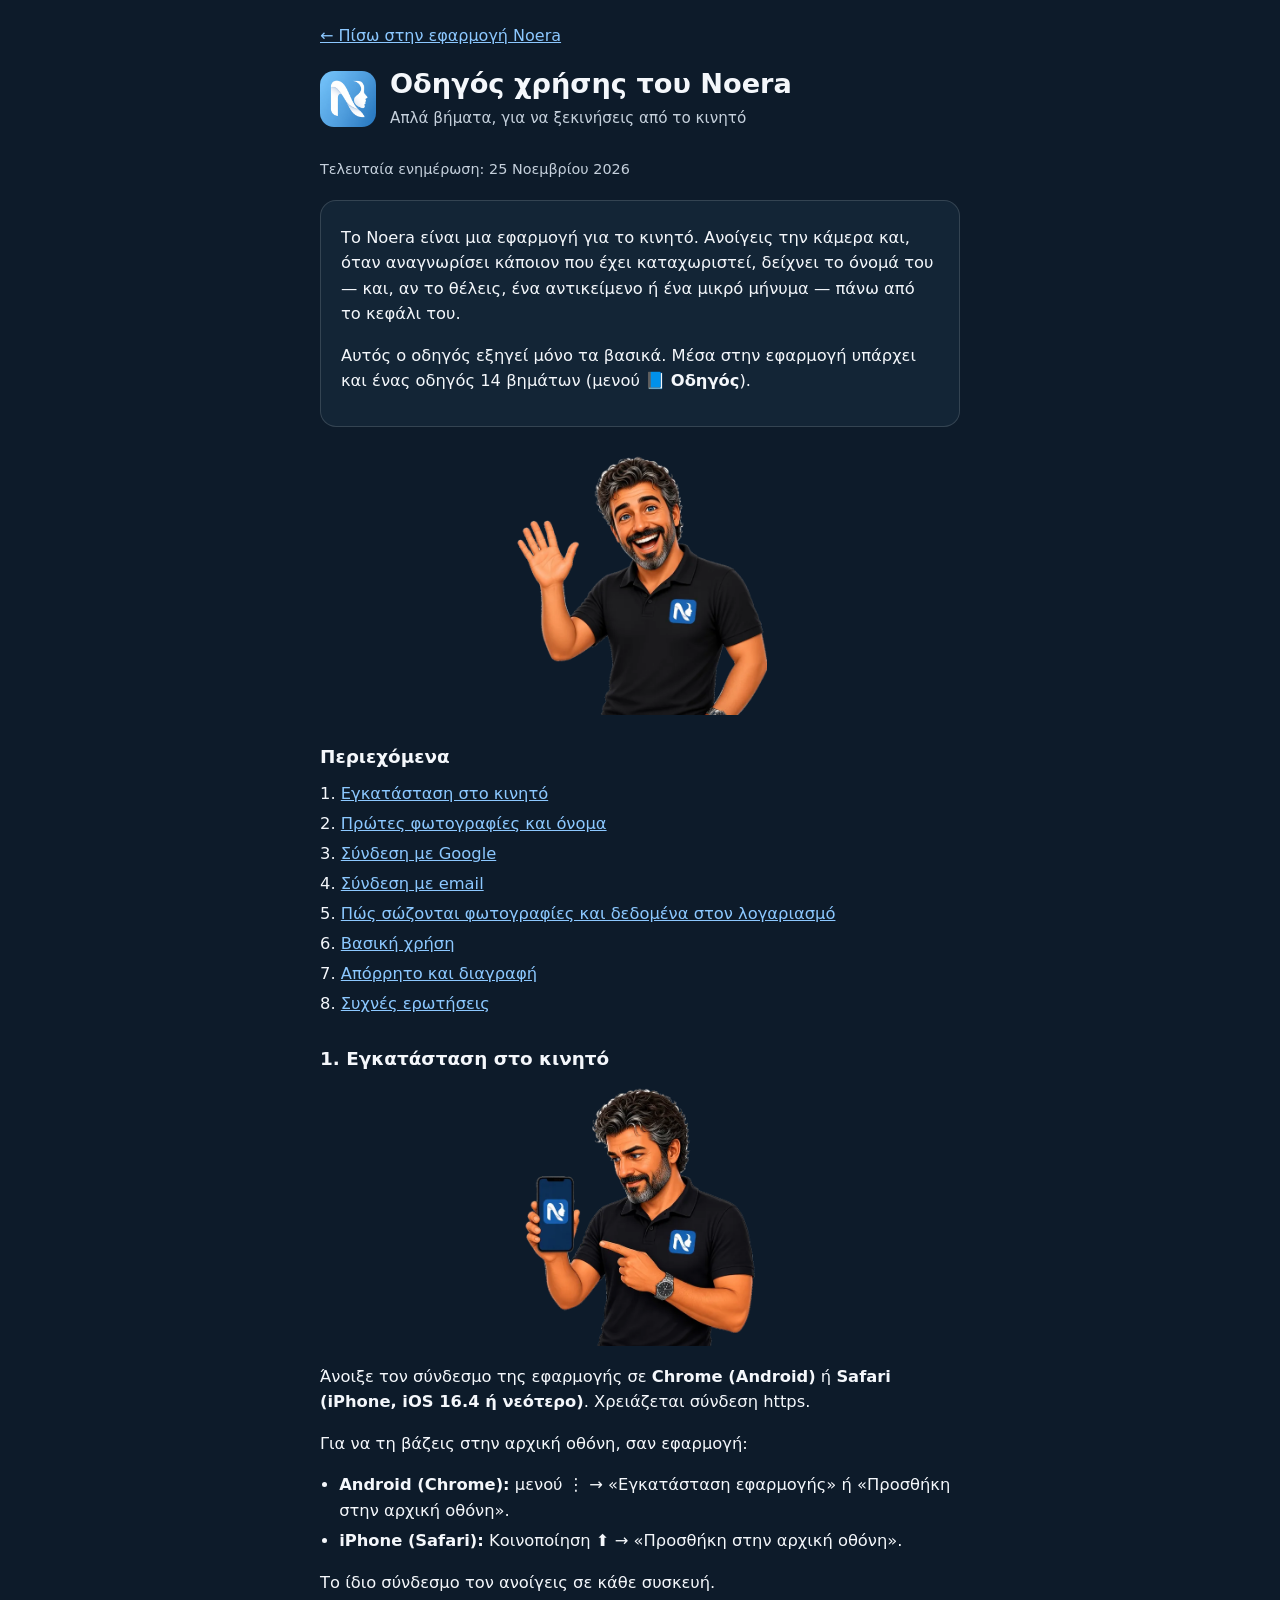
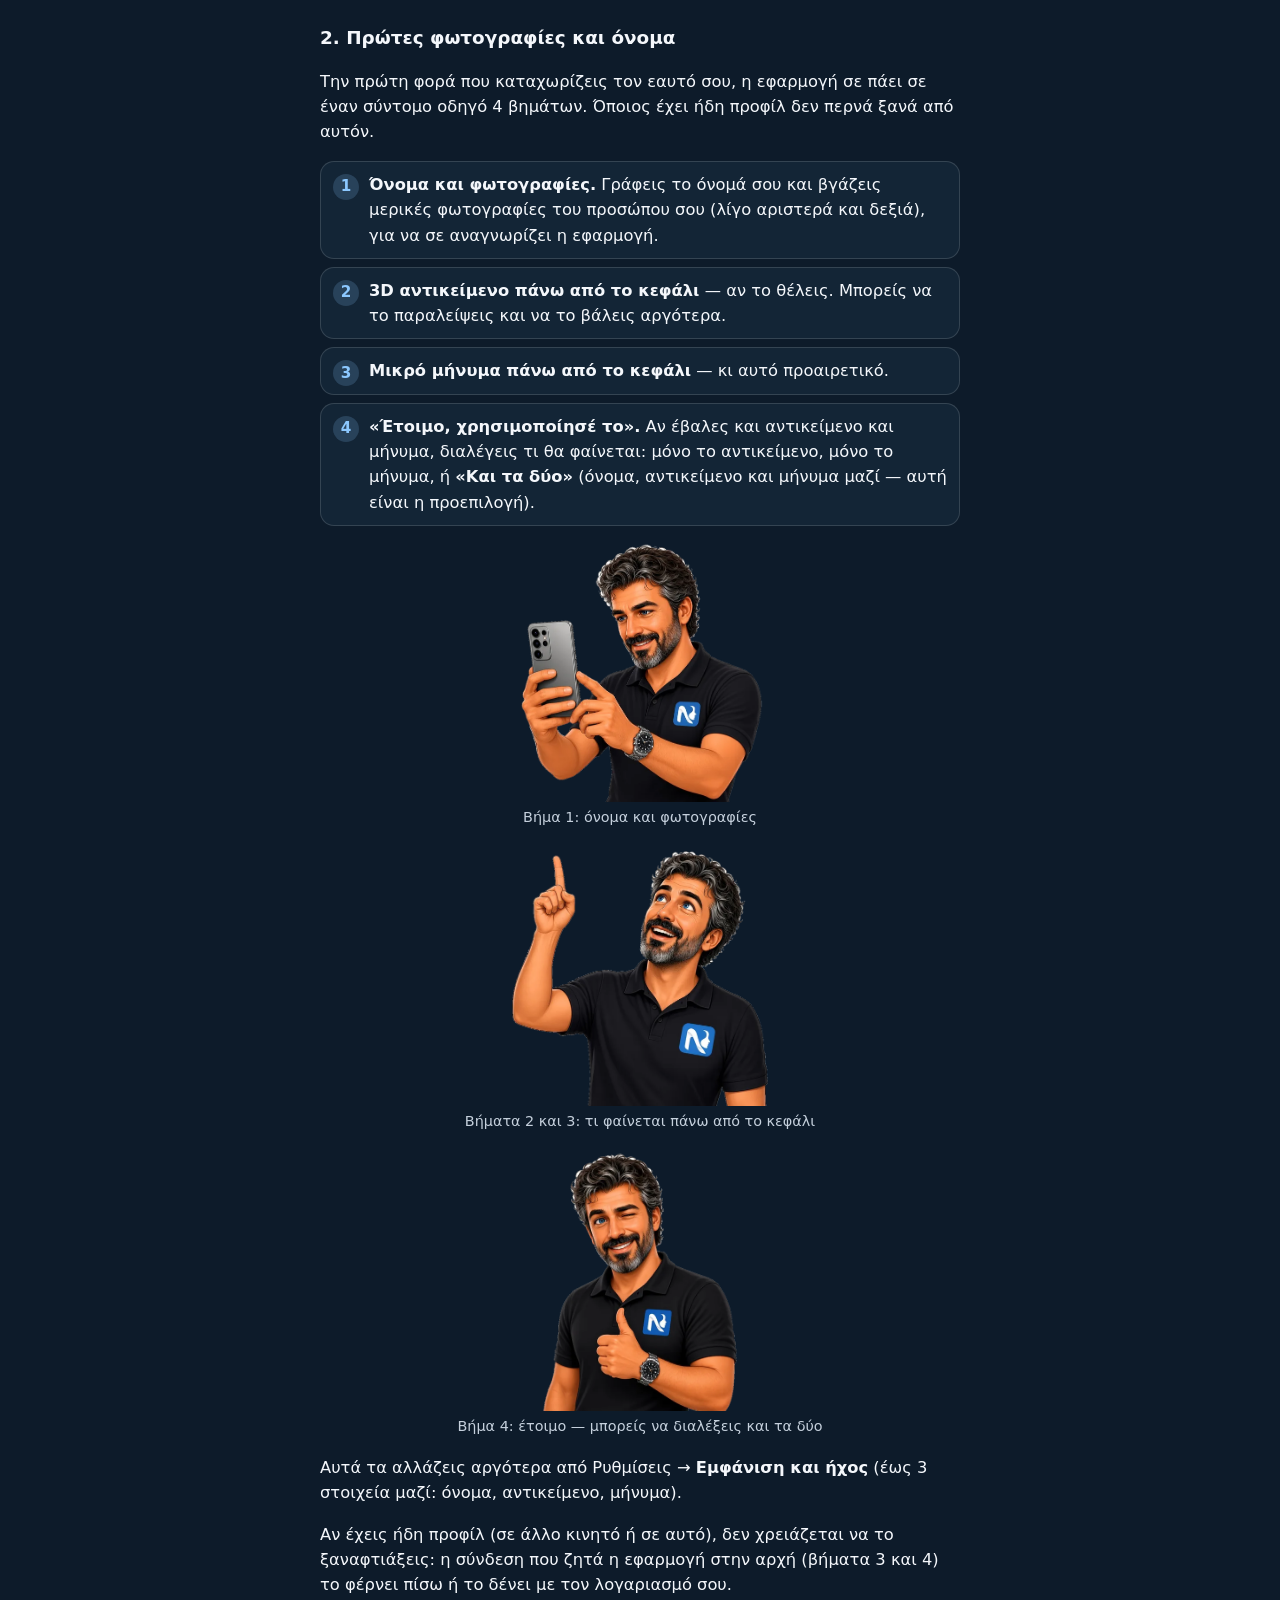
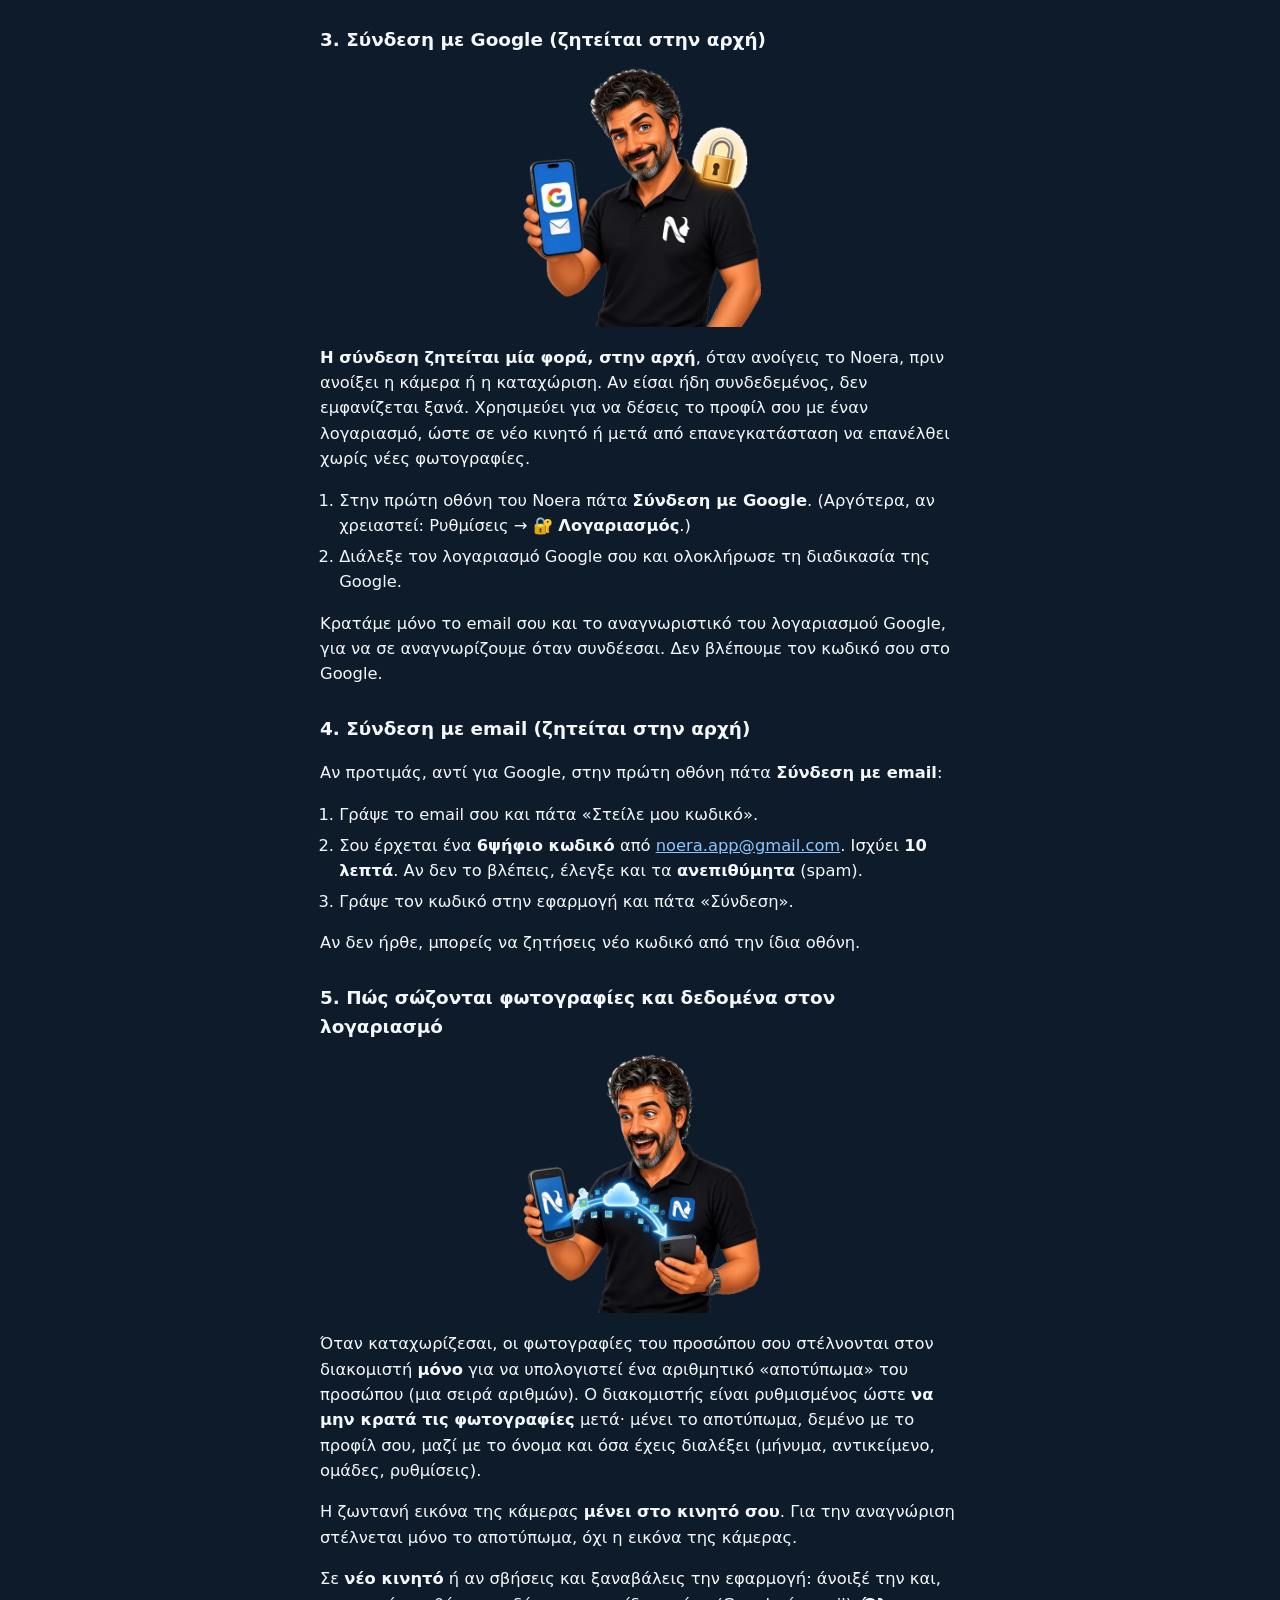
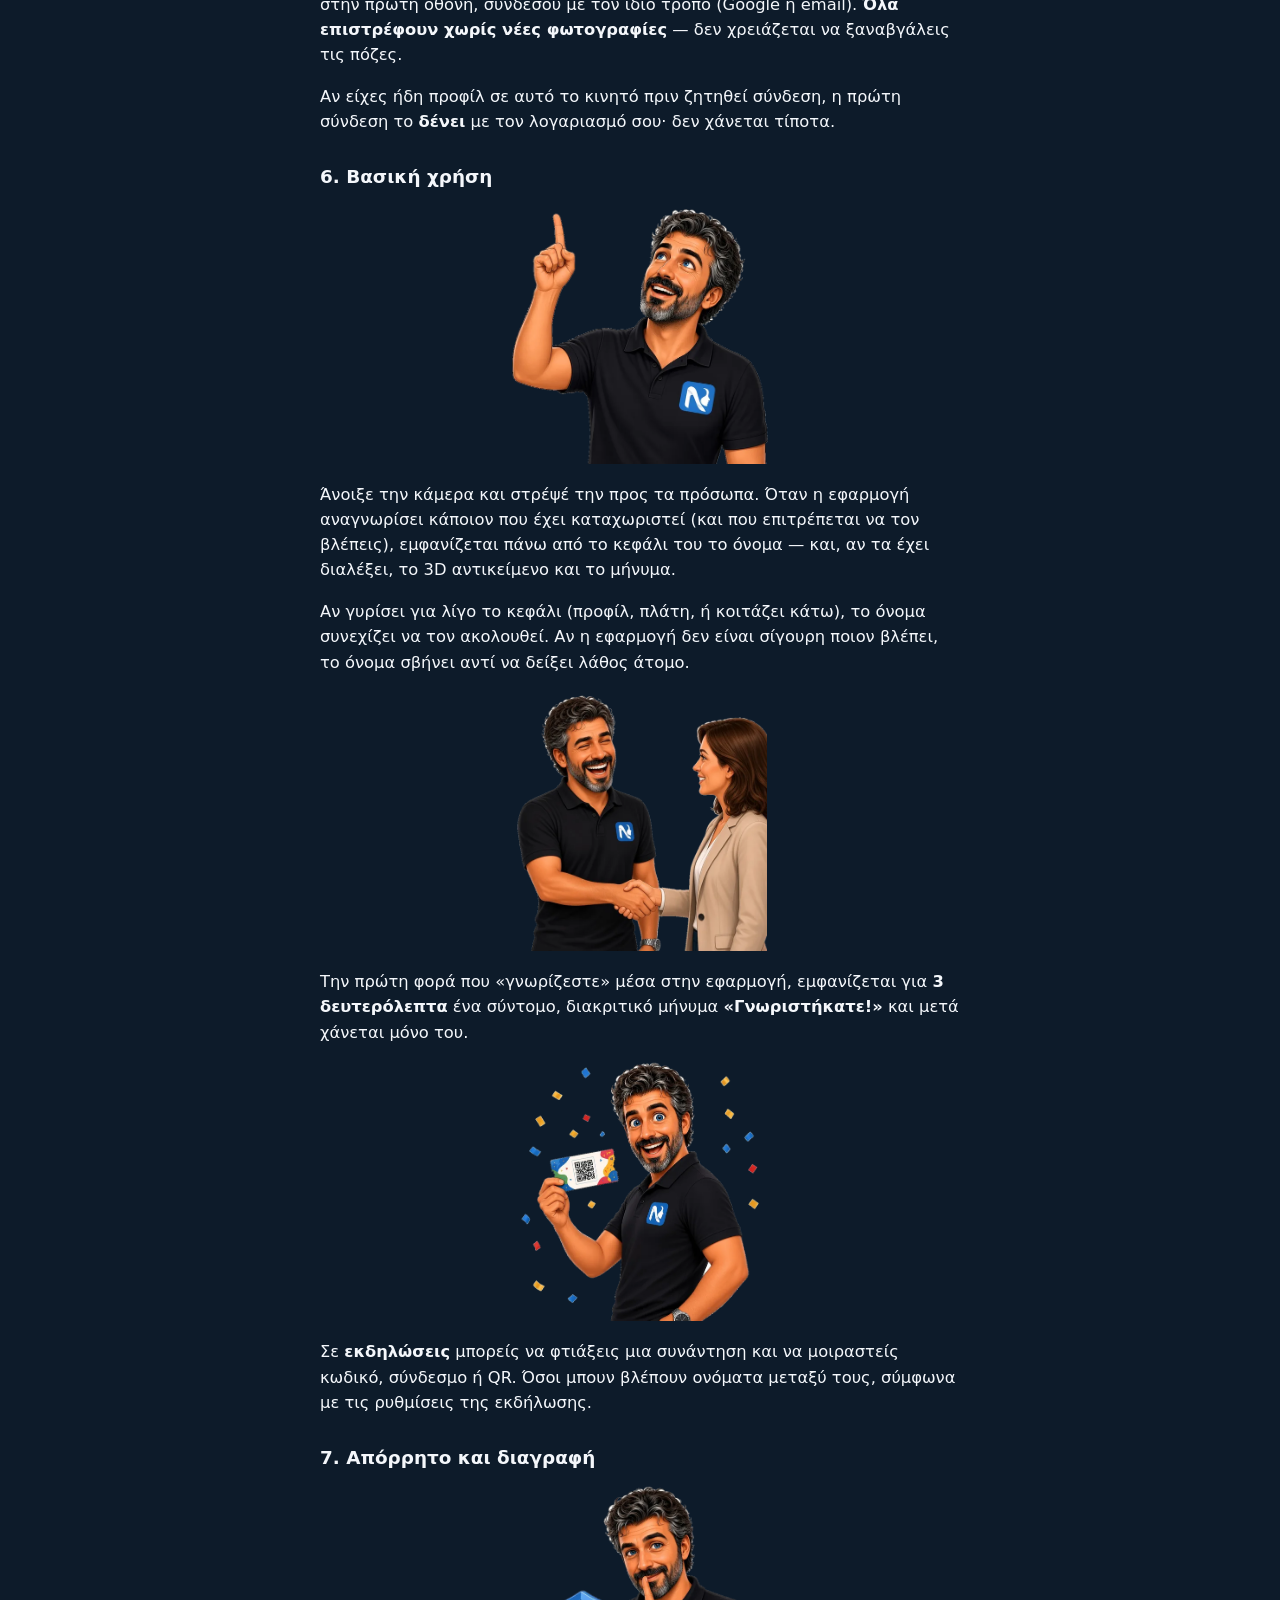
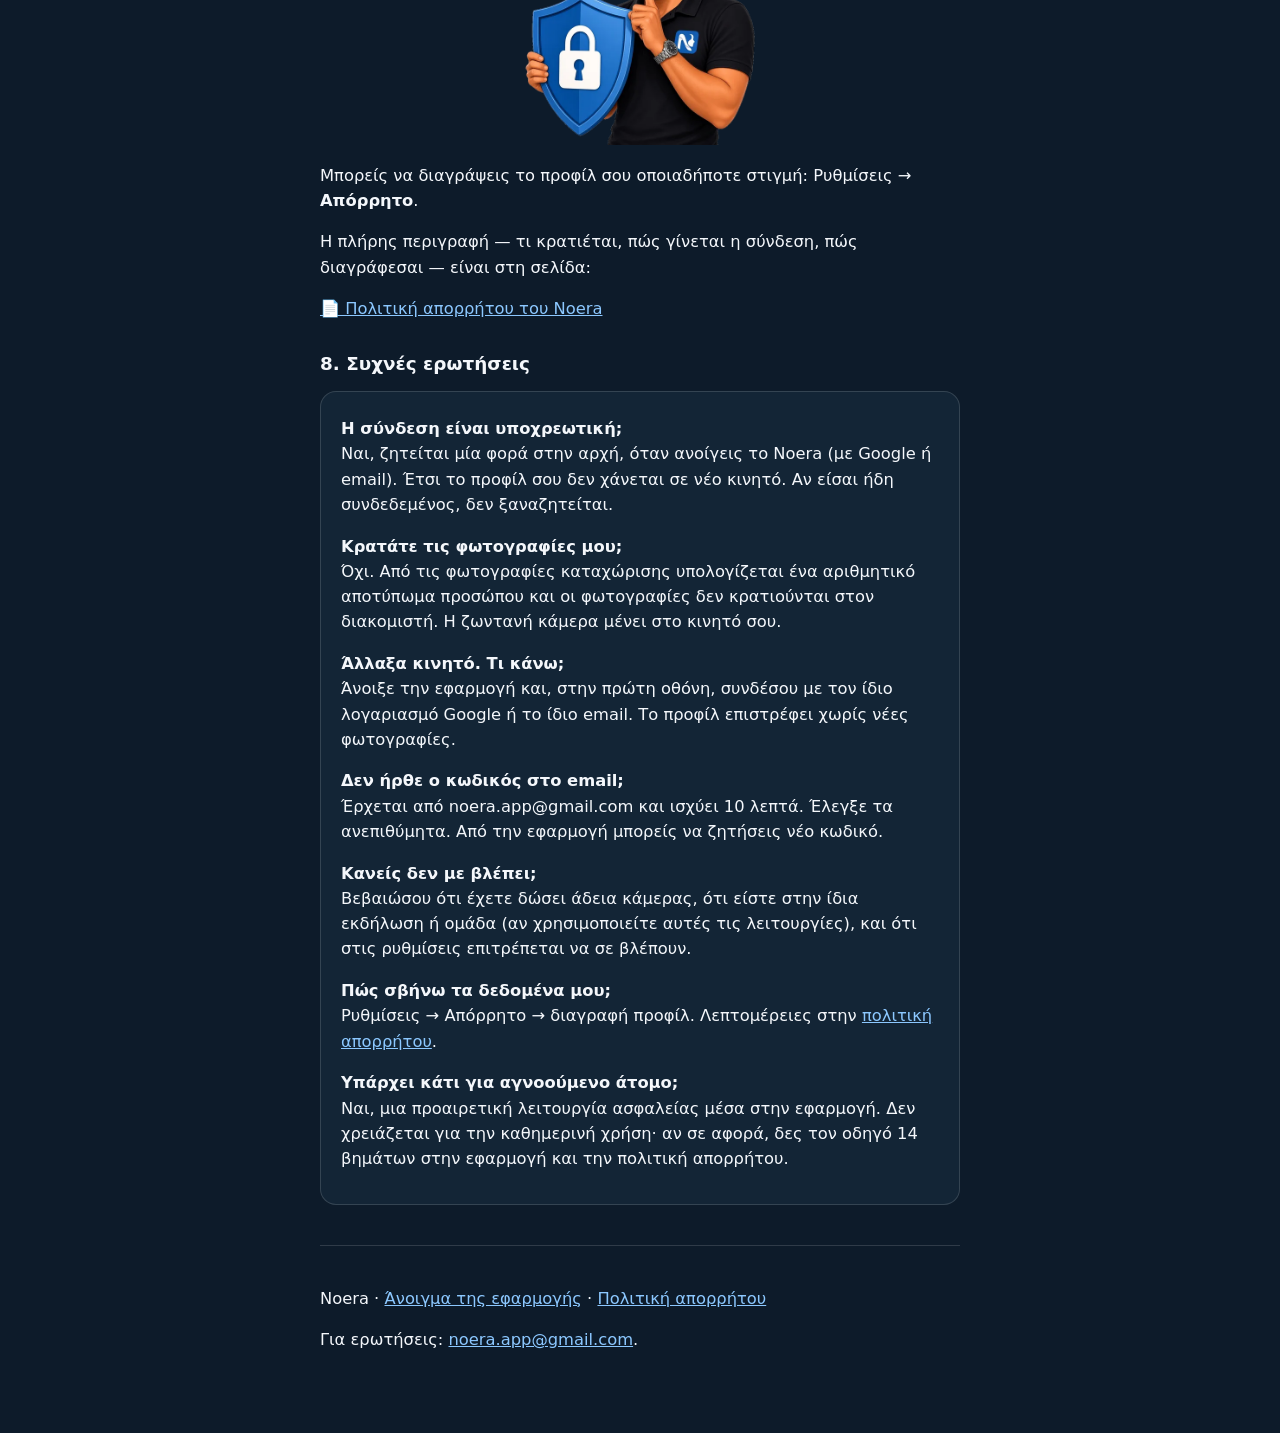
<file: guide.html>
<!DOCTYPE html>
<html lang="el">
<head>
  <meta charset="utf-8">
  <meta name="viewport" content="width=device-width, initial-scale=1">
  <meta name="color-scheme" content="dark">
  <meta name="theme-color" content="#0d1b2a">
  <meta name="description" content="Απλός οδηγός χρήσης του Noera: εγκατάσταση, πρώτες φωτογραφίες, σύνδεση με Google ή email, βασική χρήση και απόρρητο.">
  <title>Οδηγός χρήσης · Noera</title>
  <link rel="icon" href="favicon.ico">
  <link rel="apple-touch-icon" href="icons/apple-touch-icon.png">
  <style>
    :root { --bg:#0d1b2a; --card:#132536; --text:#f4f7fb; --muted:#c5d0dc; --line:rgba(255,255,255,.14); --acc:#8cc8ff; }
    * { box-sizing: border-box; }
    html, body { margin: 0; background: var(--bg); color: var(--text); font-family: system-ui, -apple-system, "Segoe UI", Roboto, sans-serif; line-height: 1.55; }
    body { padding: 24px 18px 64px; }
    main { max-width: 40rem; margin: 0 auto; }
    header { display: flex; gap: 14px; align-items: center; margin-bottom: 28px; }
    header img { width: 56px; height: 56px; border-radius: 14px; }
    header p { margin: 0; color: var(--muted); font-size: .95rem; }
    h1 { font-size: 1.7rem; line-height: 1.25; margin: 0 0 6px; }
    h2 { font-size: 1.15rem; margin: 1.8rem 0 .55rem; }
    p, li { font-size: 1.02rem; color: var(--text); }
    ol.toc { padding-left: 1.3rem; margin: 0; }
    ol.toc li { margin: .3rem 0; }
    ul, ol { padding-left: 1.2rem; }
    li { margin: .35rem 0; }
    a { color: var(--acc); }
    .updated { color: var(--muted); font-size: .9rem; margin: 0 0 1.2rem; }
    .card { background: var(--card); border: 1px solid var(--line); border-radius: 16px; padding: 8px 20px 16px; margin: 12px 0 28px; }
    .back { display: inline-block; margin-bottom: 18px; }
    .art { display: block; width: min(280px, 70vw); height: auto; max-height: 260px; object-fit: contain; margin: 8px auto 4px; }
    figure { margin: 12px 0 18px; text-align: center; }
    figcaption { color: var(--muted); font-size: .9rem; margin-top: 2px; }
    .steps { counter-reset: step; list-style: none; padding: 0; }
    .steps li { position: relative; padding: 10px 12px 10px 48px; margin: 8px 0; background: var(--card); border: 1px solid var(--line); border-radius: 14px; }
    .steps li::before { counter-increment: step; content: counter(step); position: absolute; left: 12px; top: 12px; width: 26px; height: 26px; border-radius: 50%; background: rgba(140,200,255,.18); color: var(--acc); font-weight: 700; font-size: .95rem; display: flex; align-items: center; justify-content: center; }
    footer { color: var(--muted); font-size: .9rem; margin-top: 2rem; }
    hr { border: 0; border-top: 1px solid var(--line); margin: 2.5rem 0; }
  </style>
</head>
<body>
  <main>
    <a class="back" href="./">← Πίσω στην εφαρμογή Noera</a>
    <header>
      <img src="icons/icon-192.png" alt="Λογότυπο Noera" width="56" height="56">
      <div>
        <h1>Οδηγός χρήσης του Noera</h1>
        <p>Απλά βήματα, για να ξεκινήσεις από το κινητό</p>
      </div>
    </header>
    <p class="updated">Τελευταία ενημέρωση: 25 Νοεμβρίου 2026</p>

    <div class="card">
      <p>Το Noera είναι μια εφαρμογή για το κινητό. Ανοίγεις την κάμερα και, όταν αναγνωρίσει κάποιον που έχει καταχωριστεί, δείχνει το όνομά του — και, αν το θέλεις, ένα αντικείμενο ή ένα μικρό μήνυμα — πάνω από το κεφάλι του.</p>
      <p>Αυτός ο οδηγός εξηγεί μόνο τα βασικά. Μέσα στην εφαρμογή υπάρχει και ένας οδηγός 14 βημάτων (μενού <strong>📘 Οδηγός</strong>).</p>
    </div>

    <figure>
      <picture>
        <source type="image/webp" srcset="tutorial/01-welcome.webp">
        <img class="art" src="tutorial/01-welcome.png" alt="Το άβαταρ του Noera χαιρετά με το χέρι" width="280" height="288">
      </picture>
    </figure>

    <h2>Περιεχόμενα</h2>
    <ol class="toc">
      <li><a href="#install">Εγκατάσταση στο κινητό</a></li>
      <li><a href="#photos">Πρώτες φωτογραφίες και όνομα</a></li>
      <li><a href="#google">Σύνδεση με Google</a></li>
      <li><a href="#email">Σύνδεση με email</a></li>
      <li><a href="#data">Πώς σώζονται φωτογραφίες και δεδομένα στον λογαριασμό</a></li>
      <li><a href="#use">Βασική χρήση</a></li>
      <li><a href="#privacy">Απόρρητο και διαγραφή</a></li>
      <li><a href="#faq">Συχνές ερωτήσεις</a></li>
    </ol>

    <h2 id="install">1. Εγκατάσταση στο κινητό</h2>
    <figure>
      <picture>
        <source type="image/webp" srcset="tutorial/t02-install.webp">
        <img class="art" src="tutorial/t02-install.png" alt="Άνθρωπος δείχνει την εφαρμογή Noera στην οθόνη του κινητού" width="280" height="307">
      </picture>
    </figure>
    <p>Άνοιξε τον σύνδεσμο της εφαρμογής σε <strong>Chrome (Android)</strong> ή <strong>Safari (iPhone, iOS 16.4 ή νεότερο)</strong>. Χρειάζεται σύνδεση https.</p>
    <p>Για να τη βάζεις στην αρχική οθόνη, σαν εφαρμογή:</p>
    <ul>
      <li><strong>Android (Chrome):</strong> μενού ⋮ → «Εγκατάσταση εφαρμογής» ή «Προσθήκη στην αρχική οθόνη».</li>
      <li><strong>iPhone (Safari):</strong> Κοινοποίηση ⬆︎ → «Προσθήκη στην αρχική οθόνη».</li>
    </ul>
    <p>Το ίδιο σύνδεσμο τον ανοίγεις σε κάθε συσκευή.</p>

    <h2 id="photos">2. Πρώτες φωτογραφίες και όνομα</h2>
    <p>Την πρώτη φορά που καταχωρίζεις τον εαυτό σου, η εφαρμογή σε πάει σε έναν σύντομο οδηγό 4 βημάτων. Όποιος έχει ήδη προφίλ δεν περνά ξανά από αυτόν.</p>
    <ol class="steps">
      <li><strong>Όνομα και φωτογραφίες.</strong> Γράφεις το όνομά σου και βγάζεις μερικές φωτογραφίες του προσώπου σου (λίγο αριστερά και δεξιά), για να σε αναγνωρίζει η εφαρμογή.</li>
      <li><strong>3D αντικείμενο πάνω από το κεφάλι</strong> — αν το θέλεις. Μπορείς να το παραλείψεις και να το βάλεις αργότερα.</li>
      <li><strong>Μικρό μήνυμα πάνω από το κεφάλι</strong> — κι αυτό προαιρετικό.</li>
      <li><strong>«Έτοιμο, χρησιμοποίησέ το».</strong> Αν έβαλες και αντικείμενο και μήνυμα, διαλέγεις τι θα φαίνεται: μόνο το αντικείμενο, μόνο το μήνυμα, ή <strong>«Και τα δύο»</strong> (όνομα, αντικείμενο και μήνυμα μαζί — αυτή είναι η προεπιλογή).</li>
    </ol>
    <figure>
      <picture>
        <source type="image/webp" srcset="tutorial/02-photos.webp">
        <img class="art" src="tutorial/02-photos.png" alt="Σέλφι με το κινητό για την καταχώριση του προσώπου" width="280" height="296">
      </picture>
      <figcaption>Βήμα 1: όνομα και φωτογραφίες</figcaption>
    </figure>
    <figure>
      <picture>
        <source type="image/webp" srcset="tutorial/03-above-head.webp">
        <img class="art" src="tutorial/03-above-head.png" alt="Δείχνει προς τα πάνω, εκεί που εμφανίζεται το όνομα πάνω από το κεφάλι" width="280" height="274">
      </picture>
      <figcaption>Βήματα 2 και 3: τι φαίνεται πάνω από το κεφάλι</figcaption>
    </figure>
    <figure>
      <picture>
        <source type="image/webp" srcset="tutorial/04-ready.webp">
        <img class="art" src="tutorial/04-ready.png" alt="Έτοιμος, με τον αντίχειρα σηκωμένο" width="280" height="360">
      </picture>
      <figcaption>Βήμα 4: έτοιμο — μπορείς να διαλέξεις και τα δύο</figcaption>
    </figure>
    <p>Αυτά τα αλλάζεις αργότερα από Ρυθμίσεις → <strong>Εμφάνιση και ήχος</strong> (έως 3 στοιχεία μαζί: όνομα, αντικείμενο, μήνυμα).</p>
    <p>Αν έχεις ήδη προφίλ (σε άλλο κινητό ή σε αυτό), δεν χρειάζεται να το ξαναφτιάξεις: η σύνδεση που ζητά η εφαρμογή στην αρχή (βήματα 3 και 4) το φέρνει πίσω ή το δένει με τον λογαριασμό σου.</p>

    <h2 id="google">3. Σύνδεση με Google (ζητείται στην αρχή)</h2>
    <figure>
      <picture>
        <source type="image/webp" srcset="tutorial/t-account-signin.webp">
        <img class="art" src="tutorial/t-account-signin.png" alt="Κινητό με κουμπιά Google και email, και ένα λουκέτο" width="280" height="301">
      </picture>
    </figure>
    <p><strong>Η σύνδεση ζητείται μία φορά, στην αρχή</strong>, όταν ανοίγεις το Noera, πριν ανοίξει η κάμερα ή η καταχώριση. Αν είσαι ήδη συνδεδεμένος, δεν εμφανίζεται ξανά. Χρησιμεύει για να δέσεις το προφίλ σου με έναν λογαριασμό, ώστε σε νέο κινητό ή μετά από επανεγκατάσταση να επανέλθει χωρίς νέες φωτογραφίες.</p>
    <ol>
      <li>Στην πρώτη οθόνη του Noera πάτα <strong>Σύνδεση με Google</strong>. (Αργότερα, αν χρειαστεί: Ρυθμίσεις → <strong>🔐 Λογαριασμός</strong>.)</li>
      <li>Διάλεξε τον λογαριασμό Google σου και ολοκλήρωσε τη διαδικασία της Google.</li>
    </ol>
    <p>Κρατάμε μόνο το email σου και το αναγνωριστικό του λογαριασμού Google, για να σε αναγνωρίζουμε όταν συνδέεσαι. Δεν βλέπουμε τον κωδικό σου στο Google.</p>

    <h2 id="email">4. Σύνδεση με email (ζητείται στην αρχή)</h2>
    <p>Αν προτιμάς, αντί για Google, στην πρώτη οθόνη πάτα <strong>Σύνδεση με email</strong>:</p>
    <ol>
      <li>Γράψε το email σου και πάτα «Στείλε μου κωδικό».</li>
      <li>Σου έρχεται ένα <strong>6ψήφιο κωδικό</strong> από <a href="mailto:noera.app@gmail.com">noera.app@gmail.com</a>. Ισχύει <strong>10 λεπτά</strong>. Αν δεν το βλέπεις, έλεγξε και τα <strong>ανεπιθύμητα</strong> (spam).</li>
      <li>Γράψε τον κωδικό στην εφαρμογή και πάτα «Σύνδεση».</li>
    </ol>
    <p>Αν δεν ήρθε, μπορείς να ζητήσεις νέο κωδικό από την ίδια οθόνη.</p>

    <h2 id="data">5. Πώς σώζονται φωτογραφίες και δεδομένα στον λογαριασμό</h2>
    <figure>
      <picture>
        <source type="image/webp" srcset="tutorial/t-account-restore.webp">
        <img class="art" src="tutorial/t-account-restore.png" alt="Παλιό κινητό, σύνδεσμος με τον λογαριασμό, και το προφίλ σε νέο κινητό" width="280" height="301">
      </picture>
    </figure>
    <p>Όταν καταχωρίζεσαι, οι φωτογραφίες του προσώπου σου στέλνονται στον διακομιστή <strong>μόνο</strong> για να υπολογιστεί ένα αριθμητικό «αποτύπωμα» του προσώπου (μια σειρά αριθμών). Ο διακομιστής είναι ρυθμισμένος ώστε <strong>να μην κρατά τις φωτογραφίες</strong> μετά· μένει το αποτύπωμα, δεμένο με το προφίλ σου, μαζί με το όνομα και όσα έχεις διαλέξει (μήνυμα, αντικείμενο, ομάδες, ρυθμίσεις).</p>
    <p>Η ζωντανή εικόνα της κάμερας <strong>μένει στο κινητό σου</strong>. Για την αναγνώριση στέλνεται μόνο το αποτύπωμα, όχι η εικόνα της κάμερας.</p>
    <p>Σε <strong>νέο κινητό</strong> ή αν σβήσεις και ξαναβάλεις την εφαρμογή: άνοιξέ την και, στην πρώτη οθόνη, συνδέσου με τον ίδιο τρόπο (Google ή email). <strong>Όλα επιστρέφουν χωρίς νέες φωτογραφίες</strong> — δεν χρειάζεται να ξαναβγάλεις τις πόζες.</p>
    <p>Αν είχες ήδη προφίλ σε αυτό το κινητό πριν ζητηθεί σύνδεση, η πρώτη σύνδεση το <strong>δένει</strong> με τον λογαριασμό σου· δεν χάνεται τίποτα.</p>

    <h2 id="use">6. Βασική χρήση</h2>
    <figure>
      <picture>
        <source type="image/webp" srcset="tutorial/03-above-head.webp">
        <img class="art" src="tutorial/03-above-head.png" alt="Το όνομα εμφανίζεται πάνω από το κεφάλι" width="280" height="274">
      </picture>
    </figure>
    <p>Άνοιξε την κάμερα και στρέψέ την προς τα πρόσωπα. Όταν η εφαρμογή αναγνωρίσει κάποιον που έχει καταχωριστεί (και που επιτρέπεται να τον βλέπεις), εμφανίζεται πάνω από το κεφάλι του το όνομα — και, αν τα έχει διαλέξει, το 3D αντικείμενο και το μήνυμα.</p>
    <p>Αν γυρίσει για λίγο το κεφάλι (προφίλ, πλάτη, ή κοιτάζει κάτω), το όνομα συνεχίζει να τον ακολουθεί. Αν η εφαρμογή δεν είναι σίγουρη ποιον βλέπει, το όνομα σβήνει αντί να δείξει λάθος άτομο.</p>
    <figure>
      <picture>
        <source type="image/webp" srcset="tutorial/t08-met.webp">
        <img class="art" src="tutorial/t08-met.png" alt="Δύο άνθρωποι χειραψία, πρώτη γνωριμία" width="280" height="287">
      </picture>
    </figure>
    <p>Την πρώτη φορά που «γνωρίζεστε» μέσα στην εφαρμογή, εμφανίζεται για <strong>3 δευτερόλεπτα</strong> ένα σύντομο, διακριτικό μήνυμα <strong>«Γνωριστήκατε!»</strong> και μετά χάνεται μόνο του.</p>
    <figure>
      <picture>
        <source type="image/webp" srcset="tutorial/t07-events.webp">
        <img class="art" src="tutorial/t07-events.png" alt="Εισιτήριο εκδήλωσης με κωδικό QR και κομφετί" width="280" height="295">
      </picture>
    </figure>
    <p>Σε <strong>εκδηλώσεις</strong> μπορείς να φτιάξεις μια συνάντηση και να μοιραστείς κωδικό, σύνδεσμο ή QR. Όσοι μπουν βλέπουν ονόματα μεταξύ τους, σύμφωνα με τις ρυθμίσεις της εκδήλωσης.</p>

    <h2 id="privacy">7. Απόρρητο και διαγραφή</h2>
    <figure>
      <picture>
        <source type="image/webp" srcset="tutorial/t14-privacy.webp">
        <img class="art" src="tutorial/t14-privacy.png" alt="Ασπίδα με λουκέτο, για το απόρρητο" width="280" height="305">
      </picture>
    </figure>
    <p>Μπορείς να διαγράψεις το προφίλ σου οποιαδήποτε στιγμή: Ρυθμίσεις → <strong>Απόρρητο</strong>.</p>
    <p>Η πλήρης περιγραφή — τι κρατιέται, πώς γίνεται η σύνδεση, πώς διαγράφεσαι — είναι στη σελίδα:</p>
    <p><a href="privacy.html">📄 Πολιτική απορρήτου του Noera</a></p>

    <h2 id="faq">8. Συχνές ερωτήσεις</h2>
    <div class="card">
      <p><strong>Η σύνδεση είναι υποχρεωτική;</strong><br>Ναι, ζητείται μία φορά στην αρχή, όταν ανοίγεις το Noera (με Google ή email). Έτσι το προφίλ σου δεν χάνεται σε νέο κινητό. Αν είσαι ήδη συνδεδεμένος, δεν ξαναζητείται.</p>
      <p><strong>Κρατάτε τις φωτογραφίες μου;</strong><br>Όχι. Από τις φωτογραφίες καταχώρισης υπολογίζεται ένα αριθμητικό αποτύπωμα προσώπου και οι φωτογραφίες δεν κρατιούνται στον διακομιστή. Η ζωντανή κάμερα μένει στο κινητό σου.</p>
      <p><strong>Άλλαξα κινητό. Τι κάνω;</strong><br>Άνοιξε την εφαρμογή και, στην πρώτη οθόνη, συνδέσου με τον ίδιο λογαριασμό Google ή το ίδιο email. Το προφίλ επιστρέφει χωρίς νέες φωτογραφίες.</p>
      <p><strong>Δεν ήρθε ο κωδικός στο email;</strong><br>Έρχεται από noera.app@gmail.com και ισχύει 10 λεπτά. Έλεγξε τα ανεπιθύμητα. Από την εφαρμογή μπορείς να ζητήσεις νέο κωδικό.</p>
      <p><strong>Κανείς δεν με βλέπει;</strong><br>Βεβαιώσου ότι έχετε δώσει άδεια κάμερας, ότι είστε στην ίδια εκδήλωση ή ομάδα (αν χρησιμοποιείτε αυτές τις λειτουργίες), και ότι στις ρυθμίσεις επιτρέπεται να σε βλέπουν.</p>
      <p><strong>Πώς σβήνω τα δεδομένα μου;</strong><br>Ρυθμίσεις → Απόρρητο → διαγραφή προφίλ. Λεπτομέρειες στην <a href="privacy.html">πολιτική απορρήτου</a>.</p>
      <p><strong>Υπάρχει κάτι για αγνοούμενο άτομο;</strong><br>Ναι, μια προαιρετική λειτουργία ασφαλείας μέσα στην εφαρμογή. Δεν χρειάζεται για την καθημερινή χρήση· αν σε αφορά, δες τον οδηγό 14 βημάτων στην εφαρμογή και την πολιτική απορρήτου.</p>
    </div>

    <hr>
    <footer>
      <p>Noera · <a href="./">Άνοιγμα της εφαρμογής</a> · <a href="privacy.html">Πολιτική απορρήτου</a></p>
      <p>Για ερωτήσεις: <a href="mailto:noera.app@gmail.com">noera.app@gmail.com</a>.</p>
    </footer>
  </main>
</body>
</html>
</file>
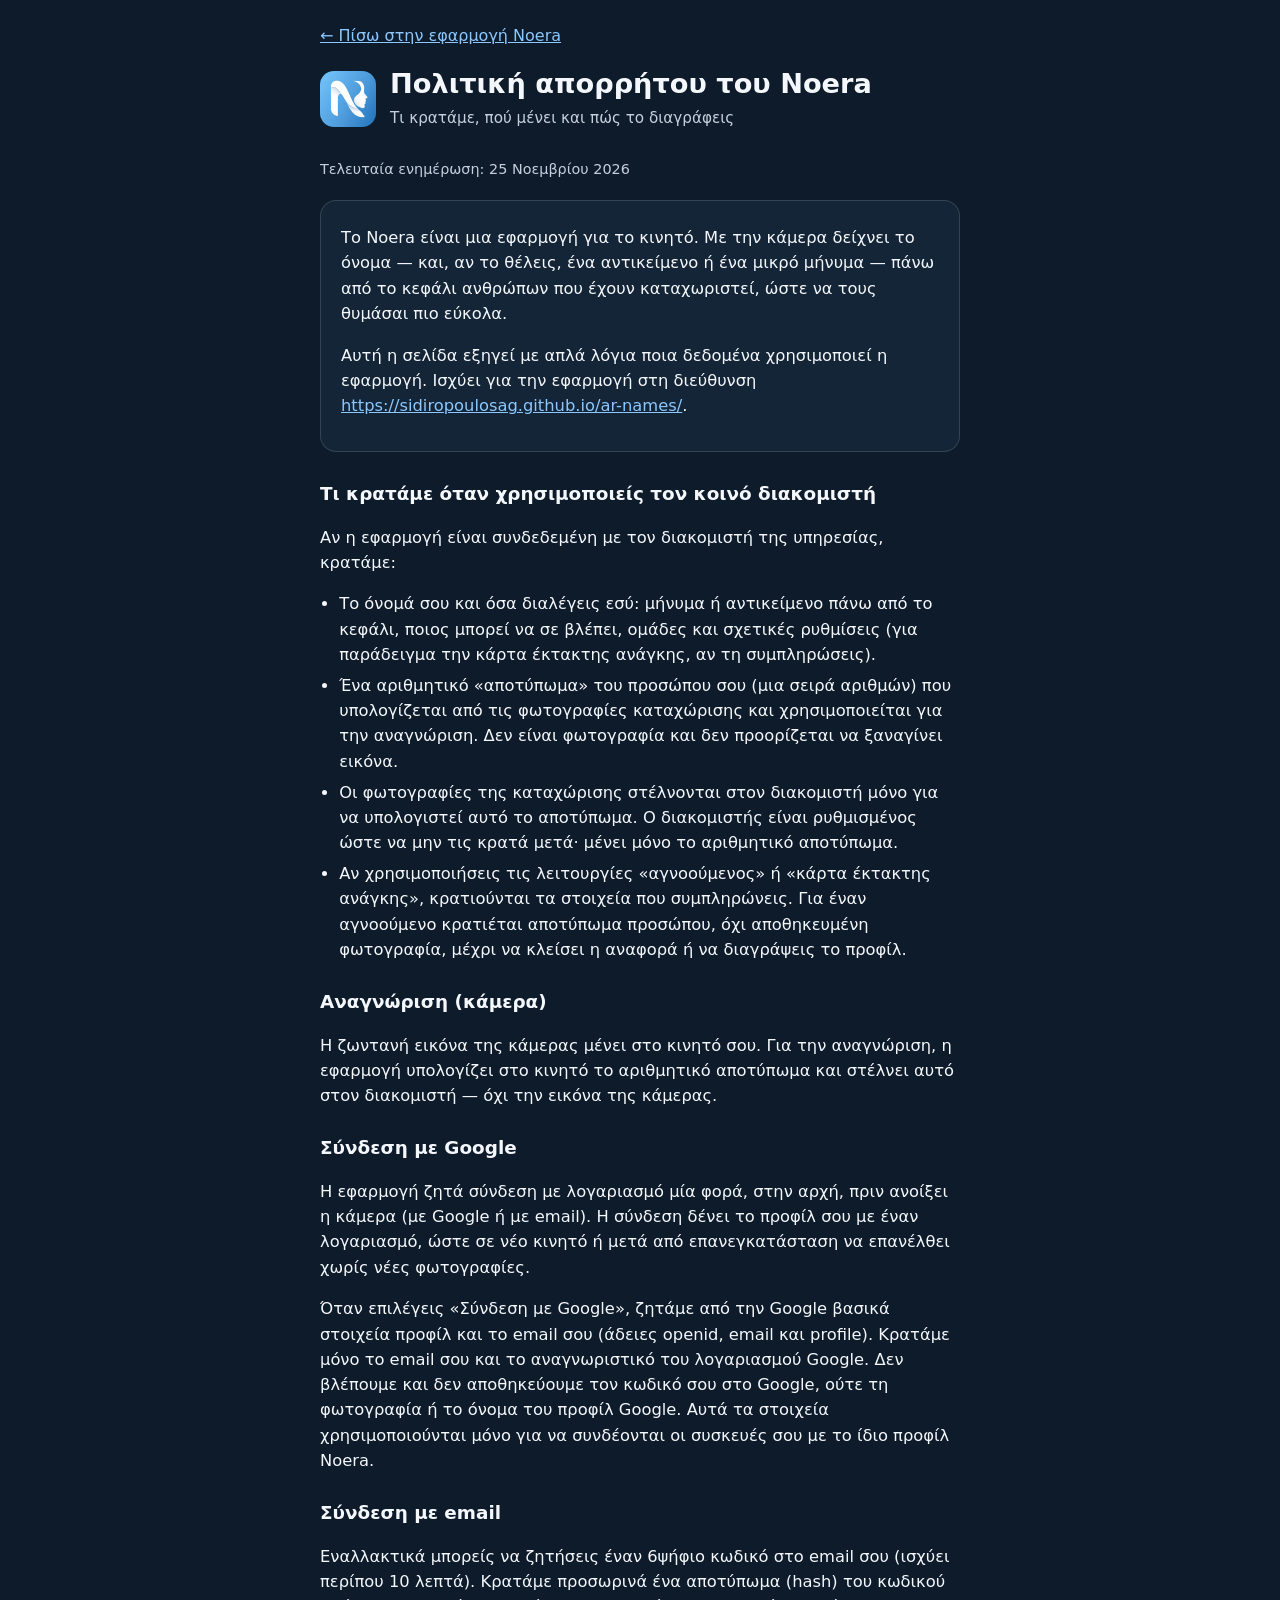
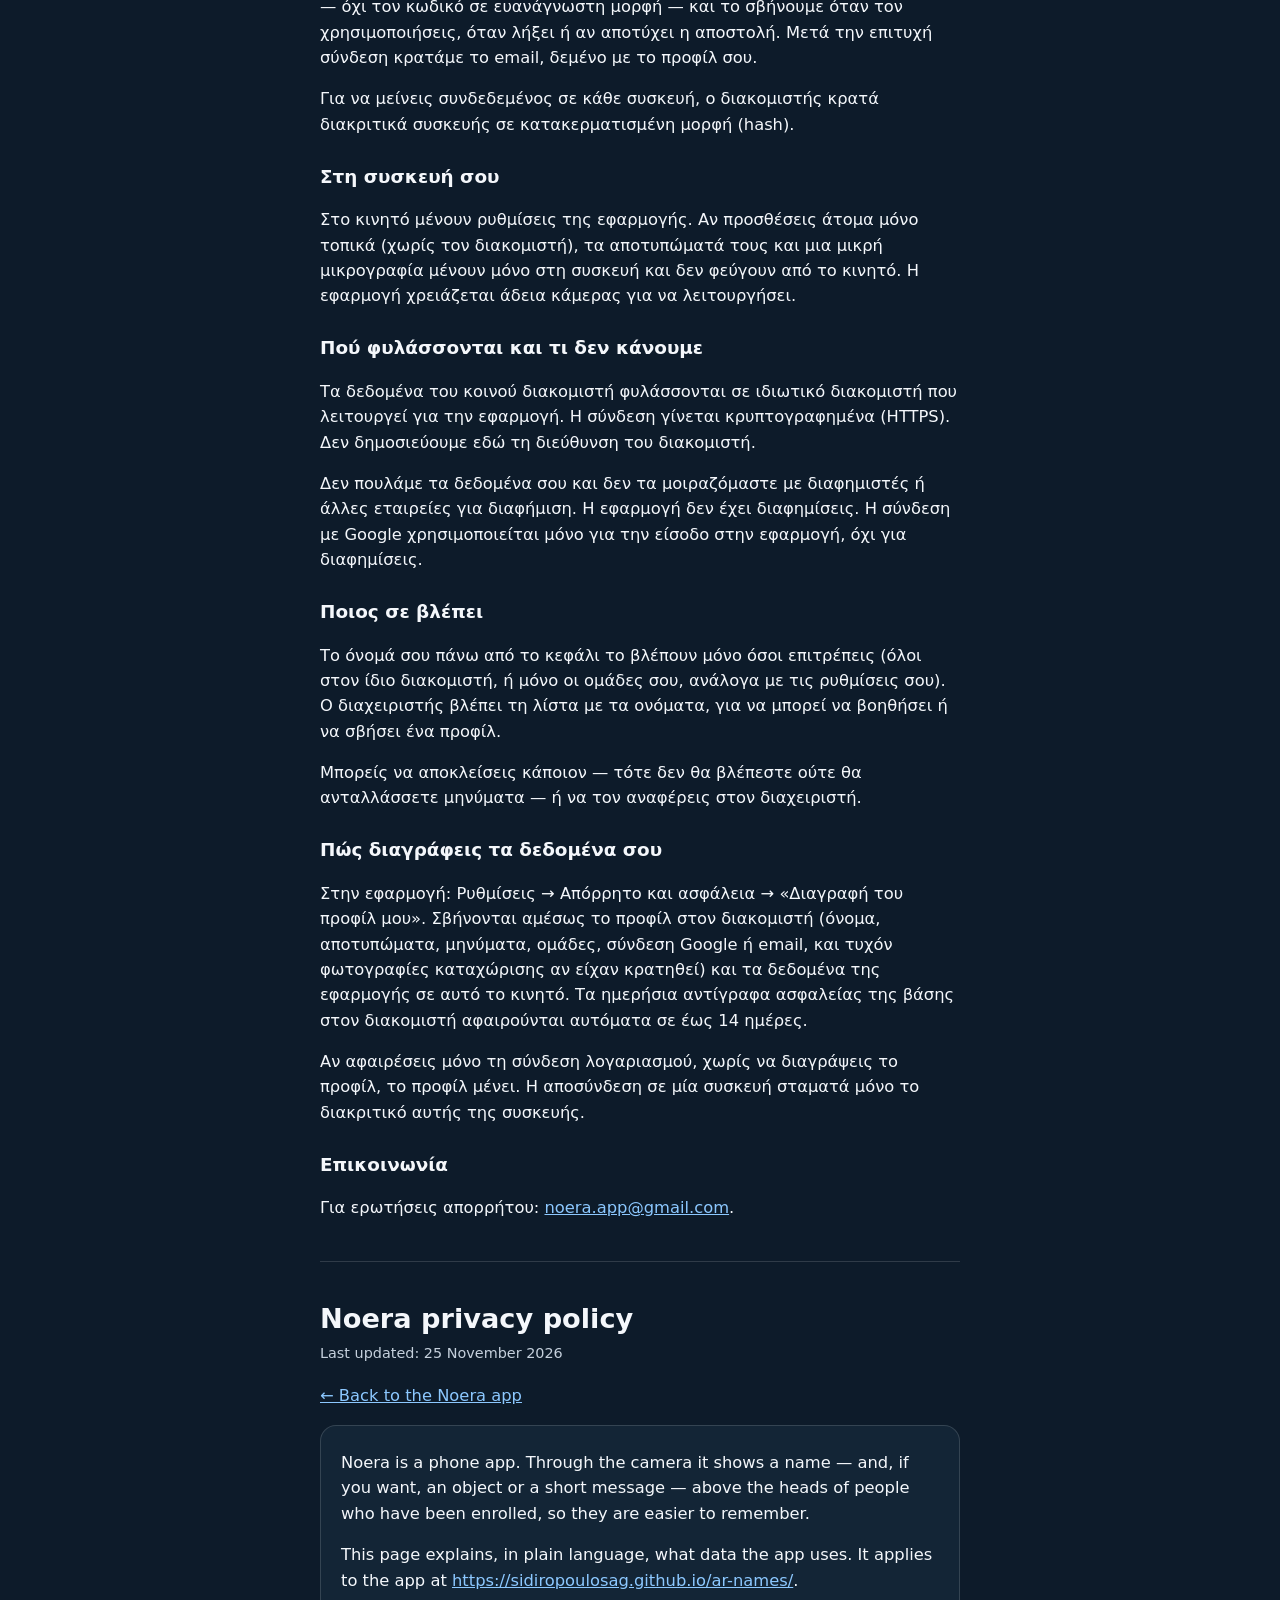
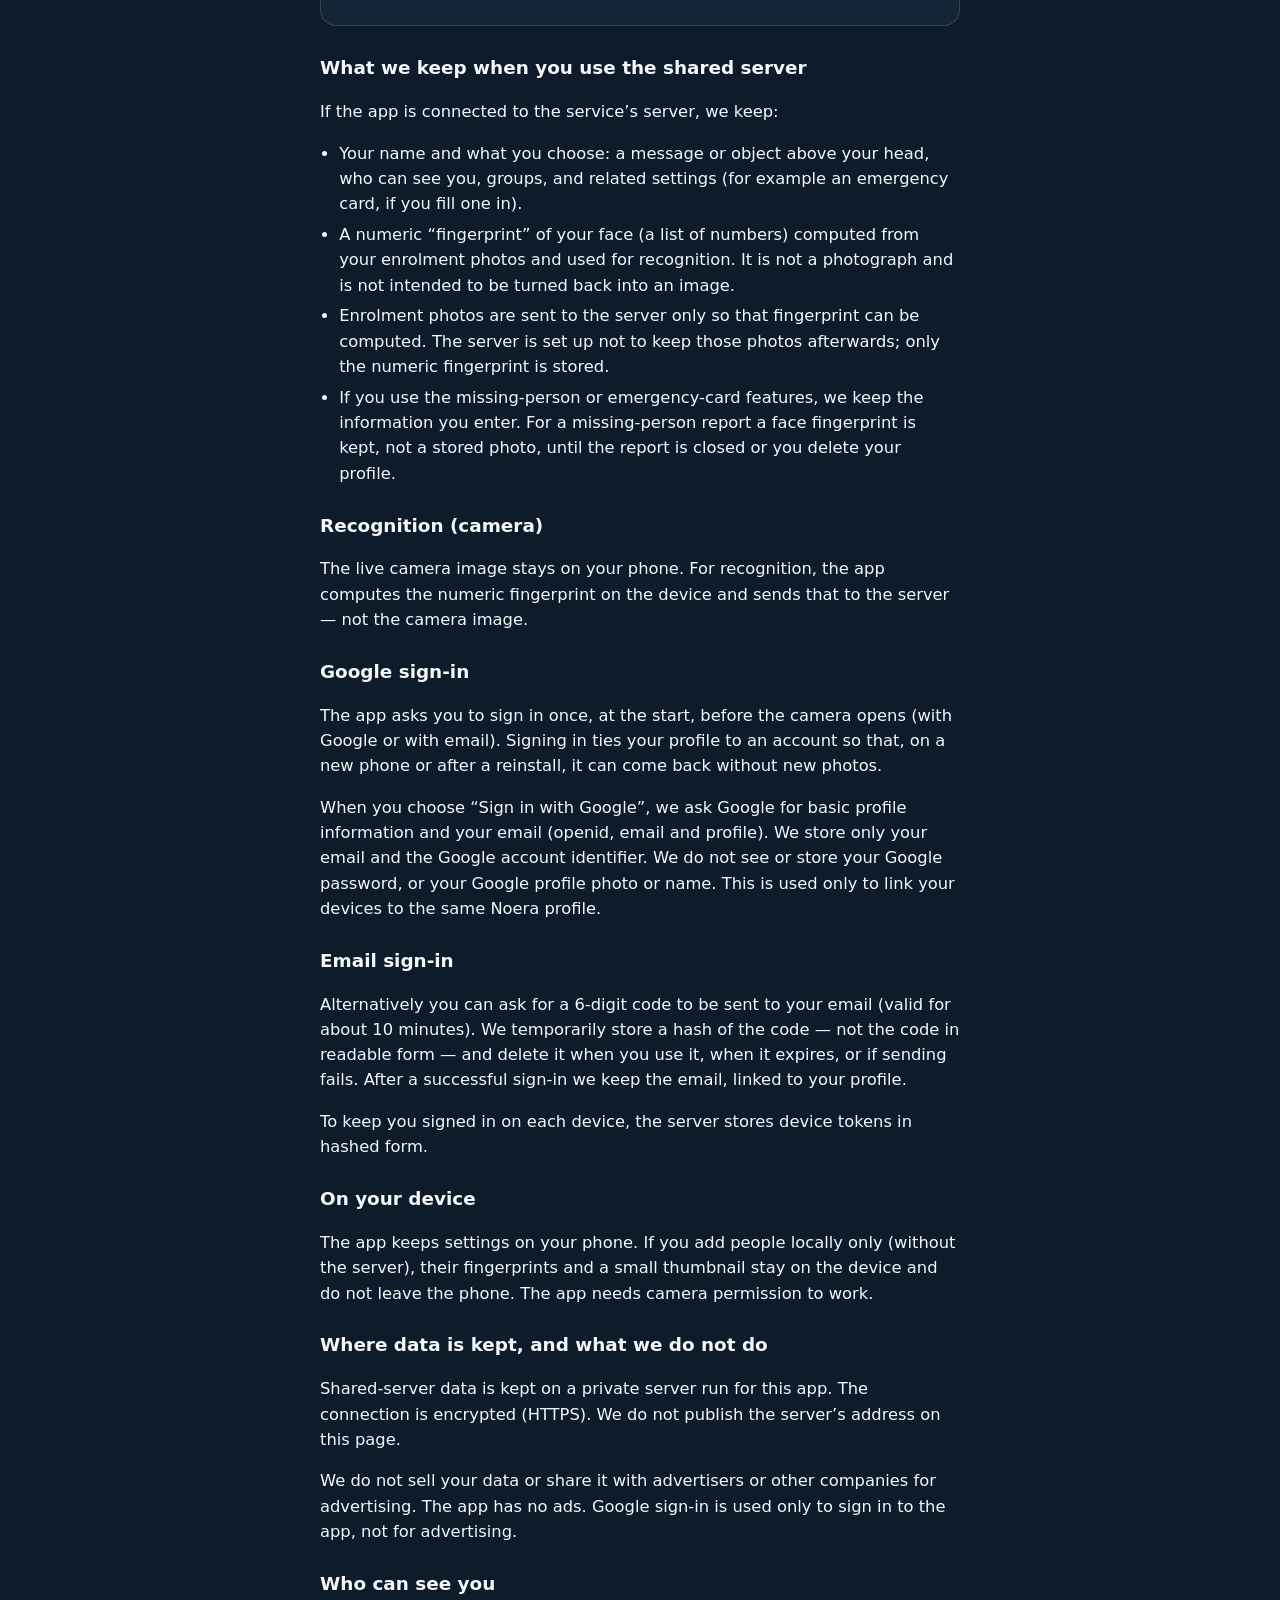
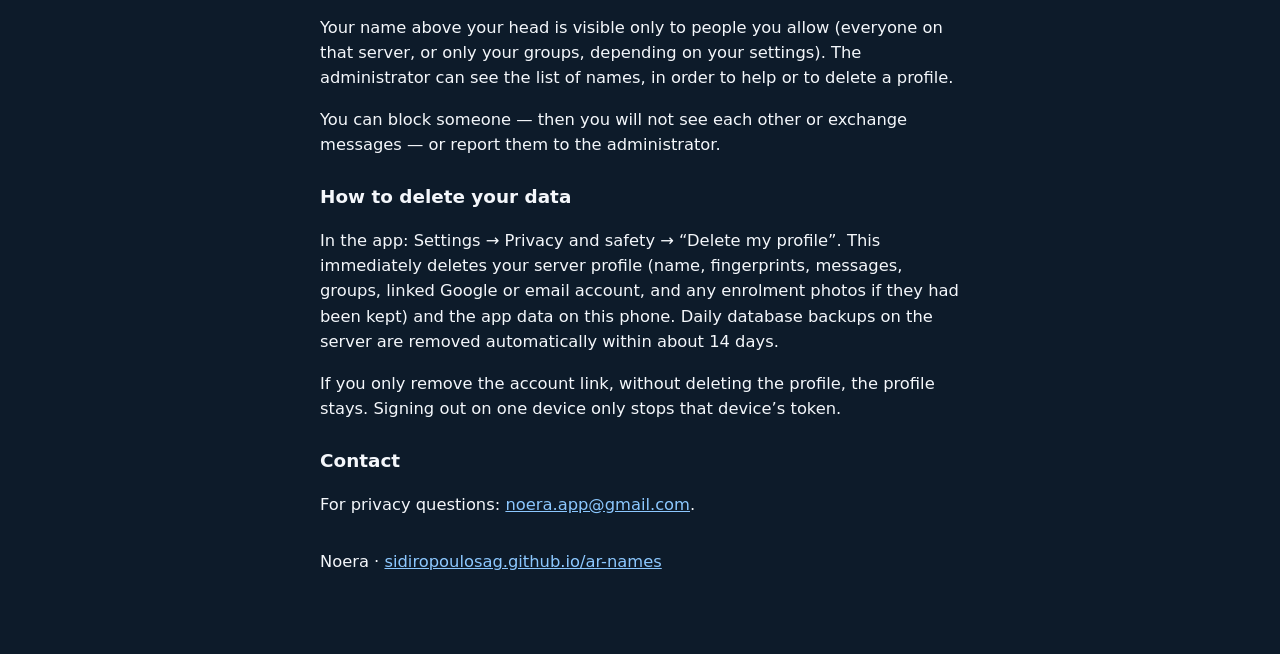
<file: privacy.html>
<!DOCTYPE html>
<html lang="el">
<head>
  <meta charset="utf-8">
  <meta name="viewport" content="width=device-width, initial-scale=1">
  <meta name="color-scheme" content="dark">
  <meta name="theme-color" content="#0d1b2a">
  <meta name="description" content="Πολιτική απορρήτου του Noera — τι δεδομένα κρατάμε, πού μένουν και πώς τα διαγράφεις. Privacy policy for the Noera app.">
  <title>Πολιτική απορρήτου · Noera</title>
  <link rel="icon" href="favicon.ico">
  <link rel="apple-touch-icon" href="icons/apple-touch-icon.png">
  <style>
    :root { --bg:#0d1b2a; --card:#132536; --text:#f4f7fb; --muted:#c5d0dc; --line:rgba(255,255,255,.14); --acc:#8cc8ff; }
    * { box-sizing: border-box; }
    html, body { margin: 0; background: var(--bg); color: var(--text); font-family: system-ui, -apple-system, "Segoe UI", Roboto, sans-serif; line-height: 1.55; }
    body { padding: 24px 18px 64px; }
    main { max-width: 40rem; margin: 0 auto; }
    header { display: flex; gap: 14px; align-items: center; margin-bottom: 28px; }
    header img { width: 56px; height: 56px; border-radius: 14px; }
    header p { margin: 0; color: var(--muted); font-size: .95rem; }
    h1 { font-size: 1.7rem; line-height: 1.25; margin: 0 0 6px; }
    h2 { font-size: 1.15rem; margin: 1.6rem 0 .5rem; }
    p, li { font-size: 1.02rem; color: var(--text); }
    ul { padding-left: 1.2rem; }
    li { margin: .35rem 0; }
    a { color: var(--acc); }
    .updated { color: var(--muted); font-size: .9rem; margin: 0 0 1.2rem; }
    .card { background: var(--card); border: 1px solid var(--line); border-radius: 16px; padding: 8px 20px 16px; margin: 12px 0 28px; }
    .back { display: inline-block; margin-bottom: 18px; }
    hr { border: 0; border-top: 1px solid var(--line); margin: 2.5rem 0; }
    .en { }
    footer { color: var(--muted); font-size: .9rem; margin-top: 2rem; }
  </style>
</head>
<body>
  <main>
    <a class="back" href="./">← Πίσω στην εφαρμογή Noera</a>
    <header>
      <img src="icons/icon-192.png" alt="Λογότυπο Noera" width="56" height="56">
      <div>
        <h1>Πολιτική απορρήτου του Noera</h1>
        <p>Τι κρατάμε, πού μένει και πώς το διαγράφεις</p>
      </div>
    </header>
    <p class="updated">Τελευταία ενημέρωση: 25 Νοεμβρίου 2026</p>

    <div class="card">
      <p>Το Noera είναι μια εφαρμογή για το κινητό. Με την κάμερα δείχνει το όνομα — και, αν το θέλεις, ένα αντικείμενο ή ένα μικρό μήνυμα — πάνω από το κεφάλι ανθρώπων που έχουν καταχωριστεί, ώστε να τους θυμάσαι πιο εύκολα.</p>
      <p>Αυτή η σελίδα εξηγεί με απλά λόγια ποια δεδομένα χρησιμοποιεί η εφαρμογή. Ισχύει για την εφαρμογή στη διεύθυνση <a href="./">https://sidiropoulosag.github.io/ar-names/</a>.</p>
    </div>

    <h2>Τι κρατάμε όταν χρησιμοποιείς τον κοινό διακομιστή</h2>
    <p>Αν η εφαρμογή είναι συνδεδεμένη με τον διακομιστή της υπηρεσίας, κρατάμε:</p>
    <ul>
      <li>Το όνομά σου και όσα διαλέγεις εσύ: μήνυμα ή αντικείμενο πάνω από το κεφάλι, ποιος μπορεί να σε βλέπει, ομάδες και σχετικές ρυθμίσεις (για παράδειγμα την κάρτα έκτακτης ανάγκης, αν τη συμπληρώσεις).</li>
      <li>Ένα αριθμητικό «αποτύπωμα» του προσώπου σου (μια σειρά αριθμών) που υπολογίζεται από τις φωτογραφίες καταχώρισης και χρησιμοποιείται για την αναγνώριση. Δεν είναι φωτογραφία και δεν προορίζεται να ξαναγίνει εικόνα.</li>
      <li>Οι φωτογραφίες της καταχώρισης στέλνονται στον διακομιστή μόνο για να υπολογιστεί αυτό το αποτύπωμα. Ο διακομιστής είναι ρυθμισμένος ώστε να μην τις κρατά μετά· μένει μόνο το αριθμητικό αποτύπωμα.</li>
      <li>Αν χρησιμοποιήσεις τις λειτουργίες «αγνοούμενος» ή «κάρτα έκτακτης ανάγκης», κρατιούνται τα στοιχεία που συμπληρώνεις. Για έναν αγνοούμενο κρατιέται αποτύπωμα προσώπου, όχι αποθηκευμένη φωτογραφία, μέχρι να κλείσει η αναφορά ή να διαγράψεις το προφίλ.</li>
    </ul>

    <h2>Αναγνώριση (κάμερα)</h2>
    <p>Η ζωντανή εικόνα της κάμερας μένει στο κινητό σου. Για την αναγνώριση, η εφαρμογή υπολογίζει στο κινητό το αριθμητικό αποτύπωμα και στέλνει αυτό στον διακομιστή — όχι την εικόνα της κάμερας.</p>

    <h2>Σύνδεση με Google</h2>
    <p>Η εφαρμογή ζητά σύνδεση με λογαριασμό μία φορά, στην αρχή, πριν ανοίξει η κάμερα (με Google ή με email). Η σύνδεση δένει το προφίλ σου με έναν λογαριασμό, ώστε σε νέο κινητό ή μετά από επανεγκατάσταση να επανέλθει χωρίς νέες φωτογραφίες.</p>
    <p>Όταν επιλέγεις «Σύνδεση με Google», ζητάμε από την Google βασικά στοιχεία προφίλ και το email σου (άδειες openid, email και profile). Κρατάμε μόνο το email σου και το αναγνωριστικό του λογαριασμού Google. Δεν βλέπουμε και δεν αποθηκεύουμε τον κωδικό σου στο Google, ούτε τη φωτογραφία ή το όνομα του προφίλ Google. Αυτά τα στοιχεία χρησιμοποιούνται μόνο για να συνδέονται οι συσκευές σου με το ίδιο προφίλ Noera.</p>

    <h2>Σύνδεση με email</h2>
    <p>Εναλλακτικά μπορείς να ζητήσεις έναν 6ψήφιο κωδικό στο email σου (ισχύει περίπου 10 λεπτά). Κρατάμε προσωρινά ένα αποτύπωμα (hash) του κωδικού — όχι τον κωδικό σε ευανάγνωστη μορφή — και το σβήνουμε όταν τον χρησιμοποιήσεις, όταν λήξει ή αν αποτύχει η αποστολή. Μετά την επιτυχή σύνδεση κρατάμε το email, δεμένο με το προφίλ σου.</p>
    <p>Για να μείνεις συνδεδεμένος σε κάθε συσκευή, ο διακομιστής κρατά διακριτικά συσκευής σε κατακερματισμένη μορφή (hash).</p>

    <h2>Στη συσκευή σου</h2>
    <p>Στο κινητό μένουν ρυθμίσεις της εφαρμογής. Αν προσθέσεις άτομα μόνο τοπικά (χωρίς τον διακομιστή), τα αποτυπώματά τους και μια μικρή μικρογραφία μένουν μόνο στη συσκευή και δεν φεύγουν από το κινητό. Η εφαρμογή χρειάζεται άδεια κάμερας για να λειτουργήσει.</p>

    <h2>Πού φυλάσσονται και τι δεν κάνουμε</h2>
    <p>Τα δεδομένα του κοινού διακομιστή φυλάσσονται σε ιδιωτικό διακομιστή που λειτουργεί για την εφαρμογή. Η σύνδεση γίνεται κρυπτογραφημένα (HTTPS). Δεν δημοσιεύουμε εδώ τη διεύθυνση του διακομιστή.</p>
    <p>Δεν πουλάμε τα δεδομένα σου και δεν τα μοιραζόμαστε με διαφημιστές ή άλλες εταιρείες για διαφήμιση. Η εφαρμογή δεν έχει διαφημίσεις. Η σύνδεση με Google χρησιμοποιείται μόνο για την είσοδο στην εφαρμογή, όχι για διαφημίσεις.</p>

    <h2>Ποιος σε βλέπει</h2>
    <p>Το όνομά σου πάνω από το κεφάλι το βλέπουν μόνο όσοι επιτρέπεις (όλοι στον ίδιο διακομιστή, ή μόνο οι ομάδες σου, ανάλογα με τις ρυθμίσεις σου). Ο διαχειριστής βλέπει τη λίστα με τα ονόματα, για να μπορεί να βοηθήσει ή να σβήσει ένα προφίλ.</p>
    <p>Μπορείς να αποκλείσεις κάποιον — τότε δεν θα βλέπεστε ούτε θα ανταλλάσσετε μηνύματα — ή να τον αναφέρεις στον διαχειριστή.</p>

    <h2>Πώς διαγράφεις τα δεδομένα σου</h2>
    <p>Στην εφαρμογή: Ρυθμίσεις → Απόρρητο και ασφάλεια → «Διαγραφή του προφίλ μου». Σβήνονται αμέσως το προφίλ στον διακομιστή (όνομα, αποτυπώματα, μηνύματα, ομάδες, σύνδεση Google ή email, και τυχόν φωτογραφίες καταχώρισης αν είχαν κρατηθεί) και τα δεδομένα της εφαρμογής σε αυτό το κινητό. Τα ημερήσια αντίγραφα ασφαλείας της βάσης στον διακομιστή αφαιρούνται αυτόματα σε έως 14 ημέρες.</p>
    <p>Αν αφαιρέσεις μόνο τη σύνδεση λογαριασμού, χωρίς να διαγράψεις το προφίλ, το προφίλ μένει. Η αποσύνδεση σε μία συσκευή σταματά μόνο το διακριτικό αυτής της συσκευής.</p>

    <h2>Επικοινωνία</h2>
    <p>Για ερωτήσεις απορρήτου: <a href="mailto:noera.app@gmail.com">noera.app@gmail.com</a>.</p>

    <hr>
    <section class="en" lang="en">
      <h1>Noera privacy policy</h1>
      <p class="updated">Last updated: 25 November 2026</p>
      <p><a href="./">← Back to the Noera app</a></p>

      <div class="card">
        <p>Noera is a phone app. Through the camera it shows a name — and, if you want, an object or a short message — above the heads of people who have been enrolled, so they are easier to remember.</p>
        <p>This page explains, in plain language, what data the app uses. It applies to the app at <a href="./">https://sidiropoulosag.github.io/ar-names/</a>.</p>
      </div>

      <h2>What we keep when you use the shared server</h2>
      <p>If the app is connected to the service’s server, we keep:</p>
      <ul>
        <li>Your name and what you choose: a message or object above your head, who can see you, groups, and related settings (for example an emergency card, if you fill one in).</li>
        <li>A numeric “fingerprint” of your face (a list of numbers) computed from your enrolment photos and used for recognition. It is not a photograph and is not intended to be turned back into an image.</li>
        <li>Enrolment photos are sent to the server only so that fingerprint can be computed. The server is set up not to keep those photos afterwards; only the numeric fingerprint is stored.</li>
        <li>If you use the missing-person or emergency-card features, we keep the information you enter. For a missing-person report a face fingerprint is kept, not a stored photo, until the report is closed or you delete your profile.</li>
      </ul>

      <h2>Recognition (camera)</h2>
      <p>The live camera image stays on your phone. For recognition, the app computes the numeric fingerprint on the device and sends that to the server — not the camera image.</p>

      <h2>Google sign-in</h2>
      <p>The app asks you to sign in once, at the start, before the camera opens (with Google or with email). Signing in ties your profile to an account so that, on a new phone or after a reinstall, it can come back without new photos.</p>
      <p>When you choose “Sign in with Google”, we ask Google for basic profile information and your email (openid, email and profile). We store only your email and the Google account identifier. We do not see or store your Google password, or your Google profile photo or name. This is used only to link your devices to the same Noera profile.</p>

      <h2>Email sign-in</h2>
      <p>Alternatively you can ask for a 6-digit code to be sent to your email (valid for about 10 minutes). We temporarily store a hash of the code — not the code in readable form — and delete it when you use it, when it expires, or if sending fails. After a successful sign-in we keep the email, linked to your profile.</p>
      <p>To keep you signed in on each device, the server stores device tokens in hashed form.</p>

      <h2>On your device</h2>
      <p>The app keeps settings on your phone. If you add people locally only (without the server), their fingerprints and a small thumbnail stay on the device and do not leave the phone. The app needs camera permission to work.</p>

      <h2>Where data is kept, and what we do not do</h2>
      <p>Shared-server data is kept on a private server run for this app. The connection is encrypted (HTTPS). We do not publish the server’s address on this page.</p>
      <p>We do not sell your data or share it with advertisers or other companies for advertising. The app has no ads. Google sign-in is used only to sign in to the app, not for advertising.</p>

      <h2>Who can see you</h2>
      <p>Your name above your head is visible only to people you allow (everyone on that server, or only your groups, depending on your settings). The administrator can see the list of names, in order to help or to delete a profile.</p>
      <p>You can block someone — then you will not see each other or exchange messages — or report them to the administrator.</p>

      <h2>How to delete your data</h2>
      <p>In the app: Settings → Privacy and safety → “Delete my profile”. This immediately deletes your server profile (name, fingerprints, messages, groups, linked Google or email account, and any enrolment photos if they had been kept) and the app data on this phone. Daily database backups on the server are removed automatically within about 14 days.</p>
      <p>If you only remove the account link, without deleting the profile, the profile stays. Signing out on one device only stops that device’s token.</p>

      <h2>Contact</h2>
      <p>For privacy questions: <a href="mailto:noera.app@gmail.com">noera.app@gmail.com</a>.</p>
    </section>

    <footer>
      <p>Noera · <a href="./">sidiropoulosag.github.io/ar-names</a></p>
    </footer>
  </main>
</body>
</html>
</file>
<file: app.css>
*{box-sizing:border-box;-webkit-tap-highlight-color:transparent}
html,body{margin:0;height:100%;height:100dvh;background:#000;color:#fff;font-family:system-ui,-apple-system,"Segoe UI",Roboto,sans-serif;overflow:hidden;touch-action:manipulation}
#stage{position:fixed;inset:0}
#video{position:absolute;inset:0;width:100%;height:100%;object-fit:cover;background:#000}
#video.mirror{transform:scaleX(-1)}
#overlay,#guide{position:absolute;inset:0;width:100%;height:100%;pointer-events:none}
.hidden{display:none!important}
#topbar{position:fixed;top:0;left:0;right:0;display:flex;justify-content:space-between;align-items:center;gap:8px;padding:calc(env(safe-area-inset-top) + 10px) calc(env(safe-area-inset-right) + 12px) 8px calc(env(safe-area-inset-left) + 12px);z-index:5}
.pill{background:rgba(13,27,42,.72);color:#fff;border:1px solid rgba(255,255,255,.18);border-radius:999px;padding:10px 14px;font-size:16px;backdrop-filter:blur(8px);-webkit-backdrop-filter:blur(8px)}
button.pill{min-width:48px}
.status{font-size:14px;max-width:55vw;white-space:nowrap;overflow:hidden;text-overflow:ellipsis}
.hint{position:fixed;left:50%;transform:translateX(-50%);bottom:calc(env(safe-area-inset-bottom) + 110px);background:rgba(13,27,42,.8);padding:10px 14px;border-radius:12px;z-index:5;text-align:center;max-width:90vw}
.fab{position:fixed;right:calc(env(safe-area-inset-right) + 16px);bottom:calc(env(safe-area-inset-bottom) + 20px);z-index:5;background:#1e88e5;color:#fff;border:0;border-radius:999px;padding:14px 20px;font-size:17px;font-weight:600;box-shadow:0 4px 16px rgba(0,0,0,.4)}
button,.btn{background:#24384f;color:#fff;border:0;border-radius:12px;padding:12px 14px;font-size:16px;cursor:pointer;display:inline-flex;align-items:center;gap:6px}
button:disabled{opacity:.45}
.primary{background:#1e88e5}
.danger{background:#c62828}
.big{font-size:19px;padding:16px 22px;width:100%;justify-content:center}
.sheet{position:fixed;inset:0;z-index:20;background:rgba(5,12,20,.92);display:flex}
.center{align-items:center;justify-content:center}
.card{max-width:420px;padding:24px;text-align:center}
.card h1{margin:0 0 12px;font-size:28px}
.small{font-size:13px;opacity:.8}
.err{color:#ff8a80;font-size:14px;white-space:pre-wrap}
.panel{position:fixed;left:0;right:0;z-index:10;background:rgba(13,27,42,.94);backdrop-filter:blur(10px);-webkit-backdrop-filter:blur(10px)}
.panel.bottom{bottom:0;padding:14px calc(env(safe-area-inset-right) + 14px) calc(env(safe-area-inset-bottom) + 14px) calc(env(safe-area-inset-left) + 14px);max-height:calc(100dvh - env(safe-area-inset-top) - 8px);overflow-y:auto;border-radius:18px 18px 0 0}
.panel.full{inset:0;overflow:auto;-webkit-overflow-scrolling:touch;padding:calc(env(safe-area-inset-top) + 12px) calc(env(safe-area-inset-right) + 16px) calc(env(safe-area-inset-bottom) + 40px) calc(env(safe-area-inset-left) + 16px)}
.row{display:flex;gap:8px;margin:8px 0}
.row.wrap{flex-wrap:wrap}
.row>button{flex:1;justify-content:center}
input[type=text]{flex:1;font-size:18px;padding:12px;border-radius:12px;border:1px solid #3d5a80;background:#0d1b2a;color:#fff}
.msg{font-size:17px;margin:6px 0;min-height:24px}
.steps{display:flex;gap:6px;margin:6px 0}
.steps span{flex:1;height:8px;border-radius:4px;background:#3d5a80}
.steps span.done{background:#43a047}
.steps span.now{background:#fdd835}
.thumbs{display:flex;gap:4px;overflow-x:auto;min-height:0}
.thumbs img{width:44px;height:44px;border-radius:8px;object-fit:cover}
.phead{display:flex;justify-content:space-between;align-items:center}
#pList{list-style:none;padding:0;margin:0}
#pList li{display:flex;align-items:center;gap:10px;padding:10px 0;border-bottom:1px solid rgba(255,255,255,.1)}
#pList img{width:52px;height:52px;border-radius:50%;object-fit:cover;background:#24384f}
#pList .nm{flex:1;font-size:18px}
#pList .nm small{display:block;opacity:.7;font-size:12px}
#pList button{padding:8px 10px;font-size:14px}
#pList .av{width:52px;height:52px;border-radius:50%;background:#24384f;display:flex;align-items:center;justify-content:center;font-size:24px;flex:none}
#pList li.me .nm{font-weight:bold}
.setting{display:block;margin:14px 0}
.setting input[type=range]{width:100%;margin:8px 0}
.setting.check{display:flex;gap:10px;align-items:center}
.setting.check input{width:22px;height:22px}
#bubbles{position:absolute;inset:0;pointer-events:none;overflow:hidden}
.bubble{position:absolute;left:0;top:0;max-width:70vw;background:rgba(255,255,255,.92);color:#0d1b2a;font-size:16px;line-height:1.3;padding:6px 10px;border-radius:12px;box-shadow:0 2px 10px rgba(0,0,0,.35);white-space:pre-wrap;text-align:center;will-change:transform}
textarea,input[type=password]{width:100%;font:inherit;font-size:16px;padding:10px 12px;border-radius:12px;border:1px solid #3d5a80;background:#0d1b2a;color:#fff;margin:6px 0}
.setting input[type=text]{width:100%;margin-top:6px}
.thumbs img.ok{outline:3px solid #43a047}
.thumbs img.bad{outline:3px solid #e53935;opacity:.6}
#srvMembers{list-style:none;padding:0;margin:0}
#srvMembers li{padding:4px 0}
#enSrvFields.hidden{display:none}
#tokVal{width:100%;font:15px ui-monospace,Menlo,monospace;padding:12px;border-radius:12px;border:1px solid #3d5a80;background:#0d1b2a;color:#fff;margin:10px 0}
.adv-only{display:none}
body.adv .adv-only{display:block}
#objBox{display:flex;gap:12px;align-items:flex-start;margin:6px 0 10px}
#objPick{display:grid;grid-template-columns:repeat(auto-fill,minmax(64px,1fr));gap:6px;flex:1;max-height:min(236px,38dvh);overflow-y:auto;overscroll-behavior:contain;-webkit-overflow-scrolling:touch}
#objPick button{display:flex;flex-direction:column;align-items:center;gap:2px;padding:4px 2px;font-size:11px;line-height:1.15;min-width:0;text-align:center;overflow-wrap:anywhere;hyphens:auto}
#objPick button img{width:48px;height:48px;object-fit:contain}
#objPick button .emo{font-size:30px;line-height:48px;height:48px}
#objPick button.sel{outline:3px solid #4fc3f7}
#srvMsg,#srvMsg2{width:100%;box-sizing:border-box}
#pList small .disp{opacity:1}
#sizeBox{margin:4px 0 10px}
.size{display:grid;grid-template-columns:9.5em 1fr 3em;align-items:center;gap:8px;margin:4px 0;font-size:14px}
.size input{width:100%;accent-color:#4fc3f7}
.size output{text-align:right;font-variant-numeric:tabular-nums;opacity:.85}
.dispItem:disabled+*,.setting.check:has(.dispItem:disabled){opacity:.5}

/* v15: text styles + groups */
#stylePick{display:flex;gap:8px;margin:2px 0 8px}
#stylePick button{flex:1;display:flex;flex-direction:column;align-items:center;gap:2px;padding:6px 4px;border-radius:10px;border:2px solid transparent;background:rgba(255,255,255,.07);color:inherit;font-size:13px}
#stylePick button.sel{border-color:#64b5f6;background:rgba(100,181,246,.18)}
.sty-demo{font-size:24px;line-height:1.1;color:#fff}
.sty-bold{font-weight:800;text-shadow:0 2px 0 #1565c0,0 3px 6px rgba(0,0,0,.5)}
.sty-curved{font-weight:800;color:#fff4e6;text-shadow:0 1px 0 #ef6c00,0 2px 0 #ef6c00,0 3px 5px rgba(0,0,0,.45);display:inline-block;transform:perspective(60px) rotateX(18deg);border-radius:40%}
.sty-soft{font-weight:400;color:rgba(255,255,255,.78);text-shadow:0 1px 0 rgba(179,212,255,.6),0 2px 6px rgba(0,0,0,.25)}
#srvPrivBox h4{margin:10px 0 4px;font-size:14px;opacity:.85}
.grp-list{list-style:none;padding:0;margin:0}
.grp-list li{display:flex;align-items:center;gap:8px;padding:4px 0;flex-wrap:wrap}
.grp-list li .gname{flex:1;min-width:8em}
.grp-list li .small{opacity:.75}
.grp-list li button{padding:4px 10px;font-size:13px}
#grpSearch{width:100%;box-sizing:border-box;font:inherit;font-size:16px;padding:10px 12px;border-radius:12px;border:1px solid #3d5a80;background:#0d1b2a;color:#fff;margin:2px 0 4px}
#grpNewName{font-size:16px;padding:10px 12px;min-width:0}
#grpNewName{flex:1}
.why{position:absolute;left:0;top:0;background:rgba(13,27,42,.75);color:#ffd27a;font-size:11px;line-height:1.2;padding:2px 6px;border-radius:8px;white-space:nowrap;will-change:transform}

#srvInfo .info-enroll{margin-top:6px}

/* v21: screenshot shutter (bottom centre), flash, toast */
.shutter{position:fixed;left:50%;bottom:calc(env(safe-area-inset-bottom) + 16px);width:64px;height:64px;margin-left:-32px;padding:0;z-index:5;border-radius:50%;
  display:flex;align-items:center;justify-content:center;background:rgba(255,255,255,.14);border:3px solid rgba(255,255,255,.95);
  box-shadow:0 0 16px rgba(255,255,255,.35),0 0 2px rgba(255,255,255,.6),0 3px 12px rgba(0,0,0,.35);backdrop-filter:blur(6px);-webkit-backdrop-filter:blur(6px);
  transition:transform .14s ease,box-shadow .2s ease;touch-action:manipulation}
.shutter span{display:block;width:48px;height:48px;border-radius:50%;background:#fff;box-shadow:inset 0 -2px 4px rgba(0,0,0,.12);transition:transform .14s ease,background .14s}
.shutter:active,.shutter.press{transform:scale(.92);box-shadow:0 0 24px rgba(255,255,255,.55),0 3px 10px rgba(0,0,0,.35)}
.shutter:active span,.shutter.press span{transform:scale(.84);background:#e9f3ff}
.shutter:disabled{opacity:1}
.shutter:focus-visible{outline:2px solid #64b5f6;outline-offset:3px}
#flash{position:fixed;inset:0;z-index:30;background:#fff;opacity:0;pointer-events:none}
#flash.on{animation:shotflash .35s ease-out}
@keyframes shotflash{0%{opacity:.75}100%{opacity:0}}
.toast{position:fixed;left:50%;bottom:calc(env(safe-area-inset-bottom) + 96px);transform:translate(-50%,8px);z-index:31;background:rgba(13,27,42,.9);color:#fff;
  padding:9px 16px;border-radius:999px;font-size:15px;white-space:nowrap;opacity:0;pointer-events:none;transition:opacity .2s,transform .2s;box-shadow:0 3px 12px rgba(0,0,0,.35)}
.toast.show{opacity:1;transform:translate(-50%,0)}
/* narrow phones: keep «＋ Νέο άτομο» clear of the centred shutter */
@media (max-width:420px){.fab{right:12px;padding:12px 14px;font-size:15px}}
/* v23: saved messages under «Μήνυμα» / «Μήνυμα 2» */
.msg-hist{margin:-2px 0 8px}
.msg-hist .mh-toggle{background:none;border:0;color:#9ecbff;font-size:14px;padding:4px 2px;cursor:pointer}
.msg-hist .mh-list{list-style:none;margin:4px 0 0;padding:0;max-height:220px;overflow:auto;border:1px solid #3d5a80;border-radius:12px;background:#0d1b2a}
.msg-hist .mh-list li{display:flex;align-items:stretch;border-top:1px solid #1f3550}
.msg-hist .mh-list li:first-child{border-top:0}
.msg-hist .mh-pick{flex:1;text-align:left;background:none;border:0;color:#fff;font:inherit;font-size:15px;padding:10px 12px;white-space:pre-wrap;word-break:break-word;cursor:pointer;justify-content:flex-start}
.msg-hist .mh-del{flex:0 0 44px;background:none;border:0;font-size:18px;cursor:pointer}
.msg-hist:empty,textarea.hidden+.msg-hist{display:none}
/* v24: pings — send sheet, received card, floating emoji */
#pingSheet{z-index:12}
#pingSheet h3{margin:4px 0;font-size:18px;overflow:hidden;text-overflow:ellipsis;white-space:nowrap}
#pingSheet .pill{padding:6px 12px}
.ping-emojis{display:grid;grid-template-columns:repeat(4,1fr);gap:8px;margin:10px 0}
.ping-emojis button{font-size:34px;line-height:1;padding:10px 0;justify-content:center;border-radius:16px;background:#1b3047;transition:transform .12s}
.ping-emojis button:active{transform:scale(.9)}
.ping-row input{min-width:0;font-size:16px}
#pingInfo{min-height:1.2em;margin:2px 0 0}
#pingInfo.bad{color:#ff8a80;opacity:1}
#pingCards{position:fixed;left:0;right:0;top:calc(env(safe-area-inset-top) + 60px);z-index:32;display:flex;justify-content:center;pointer-events:none}
.ping-card{max-width:min(92vw,460px);background:rgba(255,255,255,.96);color:#0d1b2a;border-radius:20px;padding:12px 18px;font-size:18px;line-height:1.3;
  box-shadow:0 6px 24px rgba(0,0,0,.4);display:flex;align-items:center;gap:10px;pointer-events:auto;word-break:break-word;
  animation:pcIn .38s cubic-bezier(.2,1.4,.4,1) both}
.ping-card.out{animation:pcOut .3s ease-in both}
.ping-card .pc-from{font-weight:bold;white-space:nowrap}
.ping-card .pc-emo{font-size:36px;line-height:1;animation:pcPop .7s ease-out .15s both}
@keyframes pcIn{from{opacity:0;transform:translateY(-24px) scale(.9)}to{opacity:1;transform:none}}
@keyframes pcOut{to{opacity:0;transform:translateY(-16px) scale(.96)}}
@keyframes pcPop{0%{transform:scale(.3)}60%{transform:scale(1.35)}100%{transform:scale(1)}}
#pingFx{position:fixed;inset:0;z-index:31;pointer-events:none;overflow:hidden}
.ping-float{position:absolute;bottom:-60px;font-size:44px;line-height:1;animation:pfUp 2.6s ease-out forwards;will-change:transform,opacity}
@keyframes pfUp{0%{transform:translate(0,0) scale(.6);opacity:0}12%{opacity:1}100%{transform:translate(var(--dx,0px),-75vh) scale(1.25);opacity:0}}
@media (prefers-reduced-motion:reduce){.ping-card,.ping-card .pc-emo{animation:none}.ping-float{display:none}}
/* v25: update banner + version label */
#updBar{position:fixed;left:50%;top:calc(env(safe-area-inset-top) + 10px);transform:translateX(-50%);z-index:32;border:0;border-radius:999px;padding:7px 14px;font:600 13px system-ui,sans-serif;background:rgba(13,27,42,.88);color:#9fe8b0;box-shadow:0 2px 10px rgba(0,0,0,.35);cursor:pointer}
#updBar.hidden{display:none}
.ver{opacity:.55;margin:6px 0 0}
/* v25: compact enrollment capture bar + face-oval target */
.cap-only{display:none}
#enroll.capturing{left:8px;right:8px;bottom:calc(env(safe-area-inset-bottom) + 8px);padding:10px 12px 10px;border-radius:18px;
  background:rgba(13,27,42,.62);box-shadow:0 6px 24px rgba(0,0,0,.35)}
#enroll.capturing>.row:not(.cap-only),#enroll.capturing>#enSrv{display:none}
#enroll.capturing .cap-only{display:flex;align-items:center;justify-content:space-between;gap:8px;margin-top:6px}
#enroll.capturing .msg{font-size:18px;font-weight:700;line-height:1.25;margin:0 0 6px;min-height:0;text-align:center;text-shadow:0 1px 3px rgba(0,0,0,.6)}
#enroll.capturing .steps{margin:4px 0}
#enroll.capturing .thumbs{flex-wrap:nowrap;scrollbar-width:none}
#enroll.capturing .thumbs img{width:30px;height:30px;border-radius:7px;flex:0 0 auto}
#enroll.capturing #enCapInfo{opacity:.85;white-space:nowrap}
#enStop{min-height:42px;padding:8px 14px;border-radius:999px}
#enOval{position:fixed;left:50%;top:calc(env(safe-area-inset-top) + 76px);transform:translateX(-50%);z-index:4;pointer-events:none;
  height:min(50vh,calc(100vh - 290px),440px);height:min(50dvh,calc(100dvh - 290px),440px);aspect-ratio:3/4;border-radius:50%;border:3px dashed rgba(255,255,255,.75);
  box-shadow:0 0 0 200vmax rgba(0,0,0,.18);transition:border-color .2s}
#enOval.ok{border-style:solid;border-color:#43a047}
#enOval.none{border-color:rgba(253,216,53,.85)}
#enroll.capturing #enStop{flex:0 0 auto}

/* v26 iOS / Safari */
select,input[type=search]{font-size:16px}  /* <16px makes iOS zoom in on focus */
.card{padding-bottom:calc(env(safe-area-inset-bottom) + 24px)}
#iosHint{position:fixed;left:50%;transform:translateX(-50%);bottom:calc(env(safe-area-inset-bottom) + 90px);z-index:33;display:flex;align-items:center;gap:8px;
  width:max-content;max-width:calc(100vw - 24px);background:rgba(13,27,42,.92);color:#fff;border:1px solid rgba(255,255,255,.18);border-radius:14px;
  padding:6px 6px 6px 12px;font:13px/1.3 system-ui,-apple-system,sans-serif;box-shadow:0 2px 10px rgba(0,0,0,.35)}
#iosHint .ios-share{display:inline-block;border:1px solid rgba(255,255,255,.6);border-radius:4px;padding:0 3px;font-size:11px}
#iosHint button{flex:none;background:transparent;padding:6px 8px;font-size:15px;border-radius:10px}
#shotSave{position:fixed;left:50%;transform:translateX(-50%);bottom:calc(env(safe-area-inset-bottom) + 160px);z-index:34;border:0;border-radius:999px;
  padding:12px 18px;font:600 16px system-ui,-apple-system,sans-serif;background:#1e88e5;color:#fff;box-shadow:0 4px 16px rgba(0,0,0,.4)}
/* v27: first-run language picker (shown only while no language is saved) + Settings selector */
#langPick{display:none;z-index:40;background:radial-gradient(circle at 50% 30%,#16324f 0,#0d1b2a 60%,#060d16 100%)}
html.need-lang #langPick{display:flex}
html.need-lang #start .card{visibility:hidden}
.lang-card{width:min(92vw,380px)}
.lang-globe{font-size:46px;line-height:1;margin-bottom:6px}
.lang-q{opacity:.85;margin:0 0 18px;font-size:16px}
.lang-list{display:flex;flex-direction:column;gap:10px;margin-bottom:18px}
.lang-opt{display:flex;align-items:center;gap:14px;width:100%;padding:14px 18px;border-radius:14px;border:2px solid rgba(255,255,255,.14);background:rgba(255,255,255,.06);color:#fff;font-size:18px;font-weight:600;text-align:left;cursor:pointer}
.lang-opt .lang-flag{font-size:26px;line-height:1}
.lang-opt[aria-checked="true"]{border-color:#1e88e5;background:rgba(30,136,229,.22)}
.lang-opt[aria-checked="true"]::after{content:"✓";margin-left:auto;color:#7cc4ff}
/* v28: 4 languages must fit small / short screens (e.g. 320x568, landscape) */
#langPick{overflow-y:auto}
#langPick .lang-card{margin:auto}
@media (max-height:640px){.lang-globe{font-size:34px;margin-bottom:2px}.lang-q{margin-bottom:10px}.lang-list{gap:7px;margin-bottom:12px}.lang-opt{padding:10px 14px;font-size:17px}.lang-opt .lang-flag{font-size:22px}}
@media (max-height:480px){.lang-card h1{display:none}.lang-globe{display:none}.lang-list{display:grid;grid-template-columns:1fr 1fr;gap:6px}.lang-opt{padding:8px 12px}}
.lang-row select{margin-top:6px}
/* ---------- v29: Settings = main menu + sub-pages ---------- */
#people{display:flex;flex-direction:column;overflow:hidden;padding-bottom:0}
#people .set-head{flex:none;gap:10px;min-height:52px;padding-bottom:8px;border-bottom:1px solid rgba(255,255,255,.1)}
#people .set-head h2{flex:1;margin:0;font-size:22px;min-width:0;overflow:hidden;text-overflow:ellipsis;white-space:nowrap}
.set-back{flex:none;min-height:48px;padding:10px 16px;font-size:17px;font-weight:600;background:rgba(255,255,255,.1);border-radius:999px}
#people .set-head .pill{min-width:48px;min-height:48px;flex:none}
#advNote{flex:none;margin:6px 0 0}
.set-body{flex:1;min-height:0;overflow-y:auto;-webkit-overflow-scrolling:touch;overscroll-behavior:contain;padding:12px 2px calc(env(safe-area-inset-bottom) + 40px)}
.spage{display:none;max-width:640px;margin:0 auto}
.spage.on{display:block}
.smenu{display:flex;flex-direction:column;gap:10px}
.srow{display:flex;align-items:center;gap:14px;width:100%;min-height:72px;padding:12px 14px;border-radius:16px;background:rgba(255,255,255,.07);border:1px solid rgba(255,255,255,.1);text-align:left;color:#fff}
.srow:active{background:rgba(30,136,229,.25)}
.sico{flex:none;display:flex;align-items:center;justify-content:center;width:48px;height:48px;border-radius:14px;background:rgba(30,136,229,.22);font-size:28px;line-height:1}
.stxt{flex:1;min-width:0;display:flex;flex-direction:column;gap:3px}
.stxt b{font-size:18px;line-height:1.2}
.stxt small{font-size:14px;line-height:1.3;opacity:.75}
.schev{flex:none;font-size:28px;opacity:.5;line-height:1}
.scard{background:rgba(255,255,255,.05);border:1px solid rgba(255,255,255,.08);border-radius:14px;padding:4px 14px;margin:8px 0 14px}
.scard>.row:first-child,.scard>button:first-child{margin-top:12px}
.spage h3{font-size:17px;margin:18px 0 6px}
.spage h3:first-child{margin-top:4px}
#people .setting.check{min-height:48px;margin:6px 0}
#people .setting.check input{width:26px;height:26px;flex:none}
#people .scard textarea{width:100%;margin:2px 0 8px}
.wide{width:100%;justify-content:center;margin:10px 0;min-height:48px}
#people .row.wrap>*{flex:1 1 150px;justify-content:center;min-height:48px}
#people .spage button:not(#objPick button):not(.grp-list button){min-height:44px}
#people:not(.has-me) .me-only{display:none!important}
.set-langs .set-lang{display:flex;align-items:center;gap:14px;width:100%;min-height:60px;padding:14px 18px;border-radius:14px;border:2px solid rgba(255,255,255,.14);background:rgba(255,255,255,.06);color:#fff;font-size:18px;font-weight:600;text-align:left}
.set-lang .lang-flag{font-size:26px;line-height:1}
.set-lang[aria-checked="true"]{border-color:#1e88e5;background:rgba(30,136,229,.22)}
.set-lang[aria-checked="true"]::after{content:"✓";margin-left:auto;color:#7cc4ff}
.sr-only{position:absolute!important;width:1px;height:1px;overflow:hidden;clip:rect(0 0 0 0);white-space:nowrap;margin:0!important}
#appVer{text-align:center;margin:10px 0}
@media (max-width:360px){.srow{gap:10px;padding:10px;min-height:66px}.sico{width:42px;height:42px;font-size:24px}.stxt b{font-size:17px}.stxt small{font-size:13px}#people .set-head h2{font-size:19px}.set-back{padding:8px 12px;font-size:16px}}
/* v29: person row = photo + name, then big buttons on their own line (fits 320px, easy to tap) */
#pList li{flex-wrap:wrap;row-gap:8px}
#pList .nm{flex:1 1 calc(100% - 72px);min-width:0;overflow-wrap:anywhere}
#pList li>button{flex:1 1 0;min-height:44px;justify-content:center;font-size:15px}
#pList li>button[data-a=add]{flex-grow:2}
#people .spage select{display:block;width:100%;min-height:48px;margin-top:6px;padding:8px 12px;font-size:16px;border-radius:12px;background:#24384f;color:#fff;border:1px solid rgba(255,255,255,.18)}
#people .spage input[type=text],#people .spage input[type=search],#people .spage input[type=password]{min-height:44px;font-size:16px}
#people #subTitle{white-space:normal;display:-webkit-box;-webkit-line-clamp:2;-webkit-box-orient:vertical;font-size:20px;line-height:1.15}
#people #subTitle.hidden{display:none}
@media (max-width:360px){#people #subTitle{font-size:18px}}
@media (max-width:360px){#people #subTitle{font-size:17px;overflow-wrap:anywhere;hyphens:auto}#people .set-head{gap:6px}.set-back{padding:8px 10px}}
#people .grp-list li button{min-height:40px;padding:6px 12px;font-size:14px}
/* ---------- v30: welcome / onboarding (first run, or Settings → «Οδηγός και βοήθεια») ---------- */
html.wel-check #start .card{visibility:hidden}
#welcome{z-index:30;background:radial-gradient(circle at 50% 30%,#16324f 0,#0d1b2a 60%,#060d16 100%);justify-content:center;
  padding:env(safe-area-inset-top) env(safe-area-inset-right) env(safe-area-inset-bottom) env(safe-area-inset-left)}
body.wel-on #iosHint,body.wel-on #updBar{display:none!important}
.wel-card{display:flex;flex-direction:column;width:100%;max-width:440px;height:100%;padding:10px 18px 16px}
.wel-top{flex:none;display:flex;align-items:center;justify-content:space-between;gap:8px;min-height:56px}
.wel-tbtn{min-height:48px;min-width:48px;background:rgba(255,255,255,.08);border-radius:999px;padding:10px 16px;font-size:16px}
.wel-tbtn.off{visibility:hidden}
.wel-skip{background:transparent;text-decoration:underline;text-underline-offset:3px;opacity:.85}
.wel-brand{display:flex;align-items:center;gap:8px;font-weight:700;font-size:19px;letter-spacing:.3px}
.wel-brand img{width:36px;height:36px;border-radius:9px;box-shadow:0 2px 8px rgba(0,0,0,.35)}
.wel-body{flex:1;min-height:0;overflow-y:auto;-webkit-overflow-scrolling:touch;display:flex;flex-direction:column}
.wstep{display:none;margin:auto 0;padding:12px 2px;text-align:center}
.wstep.on{display:block;animation:welIn .25s ease-out}
@keyframes welIn{from{opacity:0;transform:translateY(8px)}to{opacity:1;transform:none}}
.wel-ico{font-size:72px;line-height:1;margin-bottom:14px}
.wstep h2{font-size:27px;margin:0 0 14px;line-height:1.2}
.wel-lead{font-size:19px;line-height:1.45;margin:0 0 16px}
.wel-note{font-size:16px;line-height:1.4;margin:0 0 10px;opacity:.9;background:rgba(255,255,255,.07);border-radius:14px;padding:12px 14px}
.wel-note.small{font-size:14px;opacity:.75;background:none;padding:0 6px}
.wel-list{list-style:none;padding:0;margin:0;text-align:left;display:flex;flex-direction:column;gap:10px}
.wel-list li{display:flex;align-items:center;gap:14px;background:rgba(255,255,255,.07);border-radius:14px;padding:12px 14px;font-size:18px;line-height:1.35}
.wli{flex:none;font-size:30px;width:38px;text-align:center}
.wel-foot{flex:none;display:flex;flex-direction:column;gap:10px;padding-top:10px}
.wel-dots{display:flex;justify-content:center;gap:8px;margin-bottom:4px}
.wel-dots span{width:10px;height:10px;border-radius:50%;background:rgba(255,255,255,.28);transition:all .2s}
.wel-dots span.on{background:#7cc4ff;width:26px;border-radius:6px}
.wel-foot .big{min-height:58px;border-radius:16px}
.wel-later{width:100%;justify-content:center;min-height:52px;font-size:17px;background:rgba(255,255,255,.08);border:1px solid rgba(255,255,255,.18);border-radius:16px}
@media (max-width:360px),(max-height:640px){
  .wel-card{padding:6px 12px 10px}.wel-top{min-height:52px}.wel-tbtn{padding:8px 12px;font-size:15px}.wel-brand{font-size:17px}.wel-brand img{width:30px;height:30px}
  .wel-ico{font-size:52px;margin-bottom:8px}.wstep h2{font-size:23px;margin-bottom:10px}.wel-lead{font-size:17px;margin-bottom:12px}
  .wel-list{gap:7px}.wel-list li{font-size:16px;padding:9px 12px;gap:10px}.wli{font-size:24px;width:30px}
  .wel-foot{gap:8px;padding-top:6px}.wel-foot .big{min-height:52px;font-size:18px;padding:12px 16px}.wel-later{min-height:48px;font-size:16px}
  .wstep{padding:6px 2px}.wel-ico{font-size:46px;margin-bottom:6px}.wel-list li{padding:8px 11px}
}
@media (max-height:480px){.wel-ico{display:none}}

/* v31: live preview on «Εμφάνιση και ήχος» — sticky on top while the options scroll under it */
/* v46: caption lives above the image (in the wrap) so it cannot cover the 3D name */
.look-prev-wrap{position:sticky;top:0;z-index:3;margin:0 0 10px;padding:0 0 8px;background:#0d1b2a}
.look-prev-wrap .lp-cap{margin:0 0 8px;font-size:13px;line-height:1.35;color:#cfe6ff}
#lookPrev{position:relative;height:clamp(220px,34dvh,300px);margin:0;border-radius:14px;overflow:hidden;background:#1b2633;box-shadow:0 6px 14px -6px rgba(0,0,0,.6),0 0 0 1px rgba(255,255,255,.08);contain:strict}
#lookPrev .lp-bg,#lookPrev .lp-3d{position:absolute;inset:0;width:100%;height:100%;display:block}
#lookPrev .lp-layer{position:absolute;left:0;top:0;transform-origin:0 0;pointer-events:none;overflow:hidden}
#lookPrev .lp-layer .bubble{max-width:300px}
.look-test{display:block;margin:4px 0 8px;padding:8px 14px;border-radius:999px;font-size:15px}
@media (max-height:600px){#lookPrev{height:200px}}
body.a11y-contrast .look-prev-wrap{background:#000}
/* v32: privacy policy, consent, delete, report / block */
.linkbtn{background:none;border:0;color:#8cc8ff;text-decoration:underline;padding:8px 0;font-size:15px;min-height:44px;cursor:pointer}
#privSheet{z-index:46;justify-content:center;align-items:stretch;overflow:hidden}
.pv-card{display:flex;flex-direction:column;width:100%;max-width:560px;padding:calc(env(safe-area-inset-top) + 10px) calc(env(safe-area-inset-right) + 16px) calc(env(safe-area-inset-bottom) + 12px) calc(env(safe-area-inset-left) + 16px)}
.pv-head{display:flex;align-items:center;justify-content:space-between;gap:8px}
.pv-head h2{margin:6px 0;font-size:21px}
.pv-body{flex:1;overflow-y:auto;-webkit-overflow-scrolling:touch;line-height:1.5;font-size:16px;padding-right:4px}
.pv-body h3{margin:16px 0 4px;font-size:17px;color:#9fe8b0}
.pv-body p{margin:0 0 6px}
.pv-body .pv-ver{opacity:.65;font-size:13px;margin-top:14px}
#consentSheet,#delSheet{z-index:44;justify-content:center;align-items:center;overflow-y:auto}
#consentSheet .card,#delSheet .card{text-align:left;background:#12233a;border-radius:18px;margin:12px;max-width:440px;box-shadow:0 10px 30px rgba(0,0,0,.5)}
#consentSheet h2,#delSheet h2{margin:0 0 10px;font-size:21px}
.cs-check{margin:8px 0;font-weight:600}
.cs-row{justify-content:flex-end;gap:10px;margin-top:10px;flex-wrap:wrap}
.cs-row button{min-height:46px;padding:10px 18px;font-size:16px}
#modSheet{z-index:13}
#modSheet h3{margin:4px 0;font-size:18px;overflow:hidden;text-overflow:ellipsis;white-space:nowrap}
#modSheet h4{margin:10px 0 2px;font-size:16px}
#modSheet .pill{padding:6px 12px}
#modSheet input[type=text]{width:100%;box-sizing:border-box;margin:6px 0}
.mod-reasons .setting{margin:2px 0}
.plain-list{list-style:none;padding:0;margin:8px 0}
.plain-list li{display:flex;align-items:center;justify-content:space-between;gap:8px;padding:6px 0}
.plain-list li span{overflow:hidden;text-overflow:ellipsis}
.pmod{background:none;border:0;color:inherit;font-size:20px;padding:4px 10px;min-width:40px;min-height:40px;opacity:.8}
#enInvite{width:100%;box-sizing:border-box;margin:6px 0;letter-spacing:.08em;text-transform:uppercase}

/* ===== v33: filters, events, achievements, meet, help ===== */
#filtPick{display:flex;flex-wrap:wrap;gap:8px}
#filtPick button{min-height:48px;min-width:48px;padding:8px 12px;border-radius:14px;font-size:22px;background:rgba(255,255,255,.08)}
#filtPick button.sel{outline:2px solid #7dd3fc;background:rgba(125,211,252,.18)}
.filt-season{color:#fde68a}
.evt-row{display:flex;flex-wrap:wrap;gap:8px}
.evt-row .big,.evt-row .primary{flex:1;min-width:120px;min-height:48px}
.evt-code{font-size:28px;font-weight:800;letter-spacing:.12em;text-align:center;margin:8px 0}
.evt-qr{display:block;width:min(220px,70vw);height:auto;margin:8px auto;border-radius:12px;background:#fff;padding:8px}
.ach-list{list-style:none;padding:0;margin:0;display:flex;flex-direction:column;gap:10px}
.ach-list li{display:flex;gap:12px;align-items:center;background:rgba(255,255,255,.07);border-radius:14px;padding:12px 14px;min-height:56px}
.ach-list li.lock{opacity:.55}
.ach-list .ach-ico{font-size:32px;line-height:1;width:40px;text-align:center}
.ach-list b{display:block;font-size:16px}
.ach-list small{display:block;opacity:.8;font-size:13px}
.ach-toast{position:fixed;left:50%;bottom:88px;transform:translateX(-50%);z-index:80;display:flex;gap:12px;align-items:center;
  background:rgba(15,23,42,.94);color:#fff;border-radius:18px;padding:12px 16px;max-width:min(92vw,420px);box-shadow:0 10px 40px rgba(0,0,0,.45);
  animation:achIn .45s ease-out}
.ach-toast.hidden{display:none}
.ach-toast.out{animation:achOut .35s ease-in forwards}
.ach-toast-ico{font-size:36px;animation:pcPop .7s ease-out}
.ach-toast small{display:block;opacity:.85;font-size:13px;margin-top:2px}
@keyframes achIn{from{opacity:0;transform:translate(-50%,20px)}to{opacity:1;transform:translate(-50%,0)}}
@keyframes achOut{to{opacity:0;transform:translate(-50%,12px)}}
/* v36: first-meet is plain letters over the camera — no box, pill, or background */
#meetCard.meet-note{
  position:fixed;left:50%;top:calc(env(safe-area-inset-top, 0px) + 56px);
  transform:translateX(-50%);z-index:18;margin:0;padding:0 16px;width:min(92vw,420px);max-width:min(92vw,420px);
  text-align:center;background:transparent;border:none;box-shadow:none;border-radius:0;
  color:#fff;cursor:pointer;pointer-events:auto;
  -webkit-text-stroke:.8px #000;paint-order:stroke fill;
  text-shadow:0 0 4px #000,0 1px 2px #000,0 0 10px rgba(0,0,0,.85),1px 1px 0 #000,-1px -1px 0 #000,1px -1px 0 #000,-1px 1px 0 #000;
  animation:meetNoteIn .25s ease-out}
#meetCard.meet-note.hidden{display:none}
#meetCard.meet-note.out{animation:meetNoteOut .35s ease-in forwards}
#meetCard .meet-note-title{font-size:clamp(18px,5.2vw,22px);font-weight:800;line-height:1.2;margin:0}
#meetCard .meet-names{font-size:clamp(16px,4.6vw,19px);font-weight:700;line-height:1.25;margin:6px 0 0}
#meetCard .meet-note-date{font-size:clamp(13px,3.6vw,15px);font-weight:600;line-height:1.3;margin:4px 0 0}
@keyframes meetNoteIn{from{opacity:0}to{opacity:1}}
@keyframes meetNoteOut{to{opacity:0}}
body.a11y-large #meetCard .meet-note-title{font-size:24px}
body.a11y-large #meetCard .meet-names{font-size:21px}
body.a11y-large #meetCard .meet-note-date{font-size:17px}
#helpSheet .help-body{padding:10px 14px 24px;overflow-y:auto;-webkit-overflow-scrolling:touch}
#helpSearch{width:100%;min-height:48px;margin:0 0 10px;font-size:16px;border-radius:12px;padding:10px 14px}
#helpTour{width:100%;min-height:48px;margin-bottom:14px}
.help-cat{border-radius:14px;background:rgba(255,255,255,.06);margin:0 0 10px;overflow:hidden}
.help-cat > button{width:100%;min-height:52px;display:flex;align-items:center;gap:10px;padding:12px 14px;font-size:17px;font-weight:600;text-align:left;background:transparent}
.help-cat > button .chev{margin-left:auto;opacity:.7}
.help-cat .help-body-cat{display:none;padding:0 14px 14px;font-size:15px;line-height:1.45}
.help-cat.open .help-body-cat{display:block}
.help-cat .help-body-cat ol,.help-cat .help-body-cat ul{padding-left:1.2em;margin:6px 0}
.help-faq details{background:rgba(255,255,255,.06);border-radius:12px;padding:10px 14px;margin:0 0 8px}
.help-faq summary{min-height:44px;display:flex;align-items:center;font-weight:600;font-size:15px;cursor:pointer}
.help-faq p{margin:8px 0 4px;font-size:14px;line-height:1.45;opacity:.92}
.help-hit{outline:2px solid #7dd3fc}
@media (prefers-reduced-motion:reduce){.ach-toast,.ach-toast-ico,#meetCard.meet-note,#meetCard.meet-note.out{animation:none}}

/* ---------- v34: tutorial, safety, HUD, a11y, memory photo ---------- */
#v34hud{position:fixed;inset:0;z-index:6;pointer-events:none}
#v34hud>*{position:absolute;left:0;top:0;pointer-events:auto;max-width:min(92vw,340px)}
.hud-card{background:rgba(255,243,205,.96);color:#3a2f27;border:2px solid #8a5a00;border-radius:16px;padding:10px 12px;box-shadow:0 4px 16px rgba(0,0,0,.35);text-align:center}
.hud-miss .hud-msg{margin:0 0 8px;font-size:16px;font-weight:600;line-height:1.3}
.hud-wait{background:rgba(255,255,255,.95);color:#1d4e89;border:2px solid #1d4e89;font-size:16px;font-weight:600}
.hud-met{background:rgba(13,27,42,.82);color:#fff;border-radius:12px;padding:4px 10px;font-size:13px;white-space:nowrap;max-width:80vw;overflow:hidden;text-overflow:ellipsis;pointer-events:none}
.hud-chip{background:#b42318;color:#fff;border:0;border-radius:999px;padding:8px 14px;font-size:14px;font-weight:600}
.tut-body{max-width:520px;margin:0 auto}
.tut-art{display:block;width:100%;max-width:280px;height:auto;max-height:240px;object-fit:contain;margin:4px auto 10px;background:transparent}
.start-art{display:block;width:auto;height:150px;max-width:72%;margin:0 auto 8px;object-fit:contain}
.su-art{display:block;width:auto;height:132px;max-width:200px;margin:0 auto 4px;object-fit:contain}
.en-guide{flex-direction:row;align-items:center;gap:10px}
.en-art{width:72px;height:72px;object-fit:contain;flex:none}
.en-guide-txt{display:flex;flex-direction:column;gap:2px;min-width:0}
@media (max-height:700px){.start-art{height:110px}.su-art{height:108px}.tut-art{max-height:180px}}
#tutHeading{margin:0 0 8px;font-size:22px}
#tutBody{font-size:17px;line-height:1.45;margin:0 0 18px}
.pilot{background:#fff3cd;color:#3a2f27;border-radius:12px;padding:12px 14px;font-weight:600;line-height:1.35}
.saf-card h3{margin:12px 0 4px}
.saf-sights{margin:0 0 8px;padding-left:18px;font-size:13px}
#safDays{width:5em;margin-left:8px;font-size:18px;padding:8px;border-radius:10px;border:1px solid #3d5a80;background:#0d1b2a;color:#fff}
.em-body{font-size:18px;white-space:pre-wrap;text-align:left}
#memImg{width:100%;max-height:55vh;object-fit:contain;border-radius:12px;background:#f4efe4}
.mem-card{max-width:420px;width:92vw}
a.btn{text-decoration:none;text-align:center}
.linkbtn{background:none;border:0;color:#90caf9;text-decoration:underline;padding:8px}
body.a11y-large{font-size:18px}
body.a11y-large .srow{min-height:88px}
body.a11y-large .stxt b{font-size:20px}
body.a11y-large .stxt small{font-size:15px}
body.a11y-large .small{font-size:15px}
body.a11y-large .big,body.a11y-large button.big{font-size:21px;padding:18px 22px}
body.a11y-large .hud-miss .hud-msg,body.a11y-large .hud-wait{font-size:20px}
body.a11y-contrast{background:#000;color:#fff}
body.a11y-contrast .panel,body.a11y-contrast .sheet{background:#000}
body.a11y-contrast .srow,body.a11y-contrast .scard,body.a11y-contrast .pill,body.a11y-contrast .card{background:#111;border:2px solid #fff;color:#fff}
body.a11y-contrast button.primary,body.a11y-contrast .fab{background:#ffd54f;color:#000}
body.a11y-contrast .pilot{background:#ffd54f;color:#000;border:2px solid #000}
body.a11y-contrast input,body.a11y-contrast textarea,body.a11y-contrast select{background:#000;color:#fff;border:2px solid #fff}
body.tut-on,body.help-on{overflow:hidden}
#people input[type=number]{accent-color:#1e88e5}
#emViewSheet .card,#askSheet .card,#waitSheet .card,#metSheet .card,#memImgSheet .card,#consentSheet .card{
  background:#122033;border-radius:18px;border:1px solid rgba(255,255,255,.18);box-shadow:0 8px 32px rgba(0,0,0,.45)
}
/* v37 «Λογαριασμός» */
.acc-lead{font-size:16px;line-height:1.45;margin:4px 0 12px}
.acc-google{display:flex;align-items:center;justify-content:center;gap:10px;width:100%;min-height:54px;font-size:18px;font-weight:600;background:#fff;color:#1f1f1f;border:1px solid #dadce0;border-radius:14px;margin:6px 0}
.acc-g{display:inline-flex;align-items:center;justify-content:center;width:28px;height:28px;border-radius:50%;font-weight:800;font-size:18px;color:#fff;background:conic-gradient(#ea4335 0 25%,#fbbc05 0 50%,#34a853 0 75%,#4285f4 0)}
.acc-or{text-align:center;opacity:.7;margin:8px 0}
.acc-who{font-size:17px;font-weight:600;margin:4px 0 8px}
.acc-art{display:block;width:100%;max-width:220px;margin:2px auto 10px}
.acc-art img{display:block;width:100%;height:auto;max-height:200px;object-fit:contain;margin:0 auto;background:transparent}
a.srow{color:inherit;text-decoration:none;box-sizing:border-box}
#helpGuide{margin:8px 0 12px}
.acc-msg.ok{color:#a5d6a7}
#accCodeBox{margin-top:10px}
#accCode{font-size:22px;letter-spacing:6px;text-align:center}
#accEmail{display:block;width:100%;box-sizing:border-box;margin-top:6px;font-size:18px;min-height:48px;padding:12px;border-radius:12px;border:1px solid #3d5a80;background:#0d1b2a;color:#fff}
#accCode{display:block;width:100%;box-sizing:border-box;margin:6px 0 8px;min-height:52px}
#accEmailBox .primary{margin-top:10px}
/* v38 guided first-time setup (reuses the .wel-* layout of the old welcome) */
#setup{z-index:30;background:radial-gradient(circle at 50% 30%,#16324f 0,#0d1b2a 60%,#060d16 100%);justify-content:center;
  padding:env(safe-area-inset-top) env(safe-area-inset-right) env(safe-area-inset-bottom) env(safe-area-inset-left)}
#setup .wstep{margin:0;padding:4px 2px}
#setup .wel-ico{font-size:48px;margin-bottom:6px}
#setup .wstep h2{font-size:24px;margin:0 0 8px}
#setup .wel-lead{font-size:17px;margin:0 0 10px}
#suObjs{display:grid;grid-template-columns:repeat(3,1fr);gap:8px;text-align:center}
#suObjs button{display:flex;flex-direction:column;align-items:center;gap:4px;min-height:92px;padding:8px 4px;border-radius:14px;background:rgba(255,255,255,.07);border:2px solid transparent;font-size:13px;line-height:1.15}
#suObjs button img{width:56px;height:56px;object-fit:contain}
#suObjs button .emo{font-size:40px;line-height:56px;height:56px}
#suObjs button.sel{border-color:#7cc4ff;background:rgba(124,196,255,.18)}
#suMsg{width:100%;box-sizing:border-box;font-size:19px;padding:12px;border-radius:14px;border:1px solid #3d5a80;background:#0d1b2a;color:#fff;margin-bottom:10px}
.su-chips{display:flex;flex-wrap:wrap;gap:8px;justify-content:center}
.su-chip{min-height:44px;padding:8px 14px;border-radius:999px;background:rgba(255,255,255,.09);font-size:16px}
#suPick{text-align:left}#suPick p{margin:0 0 6px}
.su-tag{margin:0;text-align:center;font-size:14px;opacity:.75}
.wel-dots span.past:not(.on){background:#7cc4ff;opacity:.55}
#setup .wel-foot{gap:8px}
#setup .wel-foot .wel-later{min-height:46px;font-size:16px}
@media (max-height:700px){#setup .wel-ico{display:none}}
.en-guide{display:flex;flex-direction:column;gap:2px;font-size:14px;line-height:1.3;margin:0 0 8px;padding:8px 10px;border-radius:12px;background:rgba(124,196,255,.14)}
.en-guide b{font-size:15px;color:#bfe2ff}
#enroll.capturing .en-guide{display:none}
#startLook{display:block;margin:6px auto 0}#startSignIn{display:block;margin:0 auto}
#setup .wel-body{overflow:hidden}
#setup .wstep.on{display:flex;flex-direction:column;min-height:0;height:100%;overflow-y:auto;-webkit-overflow-scrolling:touch}
#setup .wstep[data-step="obj"].on{overflow:hidden;text-align:center}
#suObjs{flex:1;min-height:0;overflow-y:auto;-webkit-overflow-scrolling:touch;align-content:start;padding:2px 2px 8px}
#suPick{margin-top:10px}

/* ---------- v44: sign-in screen at the very start ---------- */
#gate{z-index:35;background:radial-gradient(circle at 50% 25%,#16324f 0,#0d1b2a 60%,#060d16 100%);
  padding:env(safe-area-inset-top) env(safe-area-inset-right) env(safe-area-inset-bottom) env(safe-area-inset-left);overflow-y:auto;-webkit-overflow-scrolling:touch}
body.gate-on #iosHint,body.gate-on #updBar{display:none!important}
.gate-card{width:100%;max-width:420px;max-height:100%;overflow-y:auto;padding:14px 20px 18px;margin:auto}
.gate-art{display:block;width:auto;height:min(26dvh,230px);max-width:70%;margin:0 auto 6px;object-fit:contain}
.gate-card h1{margin:0 0 6px;font-size:30px}
.gate-lead{font-size:18px;line-height:1.4;margin:4px 0 8px}
.gate-have{background:rgba(255,255,255,.08);border-radius:12px;padding:10px 12px;text-align:left}
.gate-card .big{margin:6px 0}
.gate-card .setting{text-align:left}
.gate-card input[type=email],.gate-card input[type=text]{width:100%;font-size:18px;padding:12px;border-radius:12px;border:1px solid #3d5a80;background:#0d1b2a;color:#fff;margin-top:6px}
.gate-links{justify-content:space-between;margin:2px 0}
.gate-links>button{flex:0 1 auto}
.gate-card a{color:#8cc8ff}
@media (max-height:700px){.gate-art{height:min(18dvh,130px)}.gate-card h1{font-size:26px}.gate-lead{font-size:16px}}
</file>
